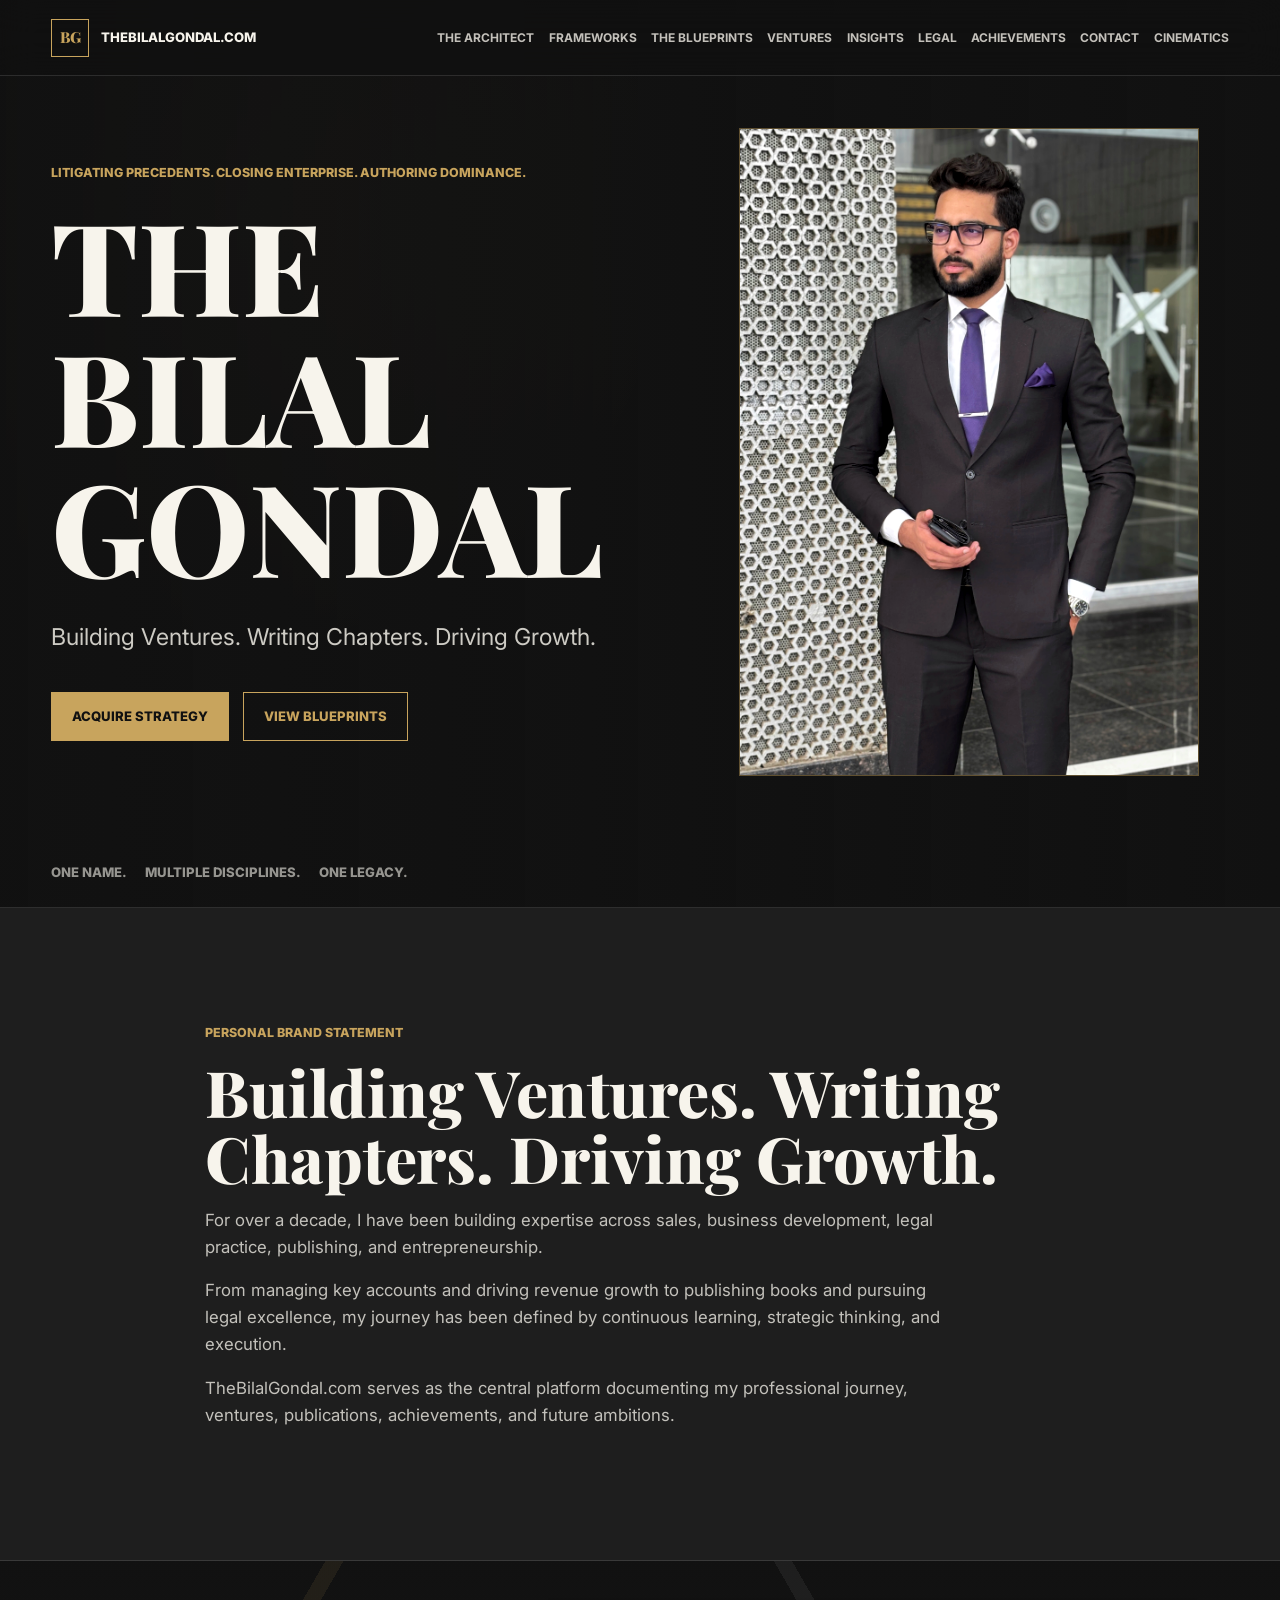
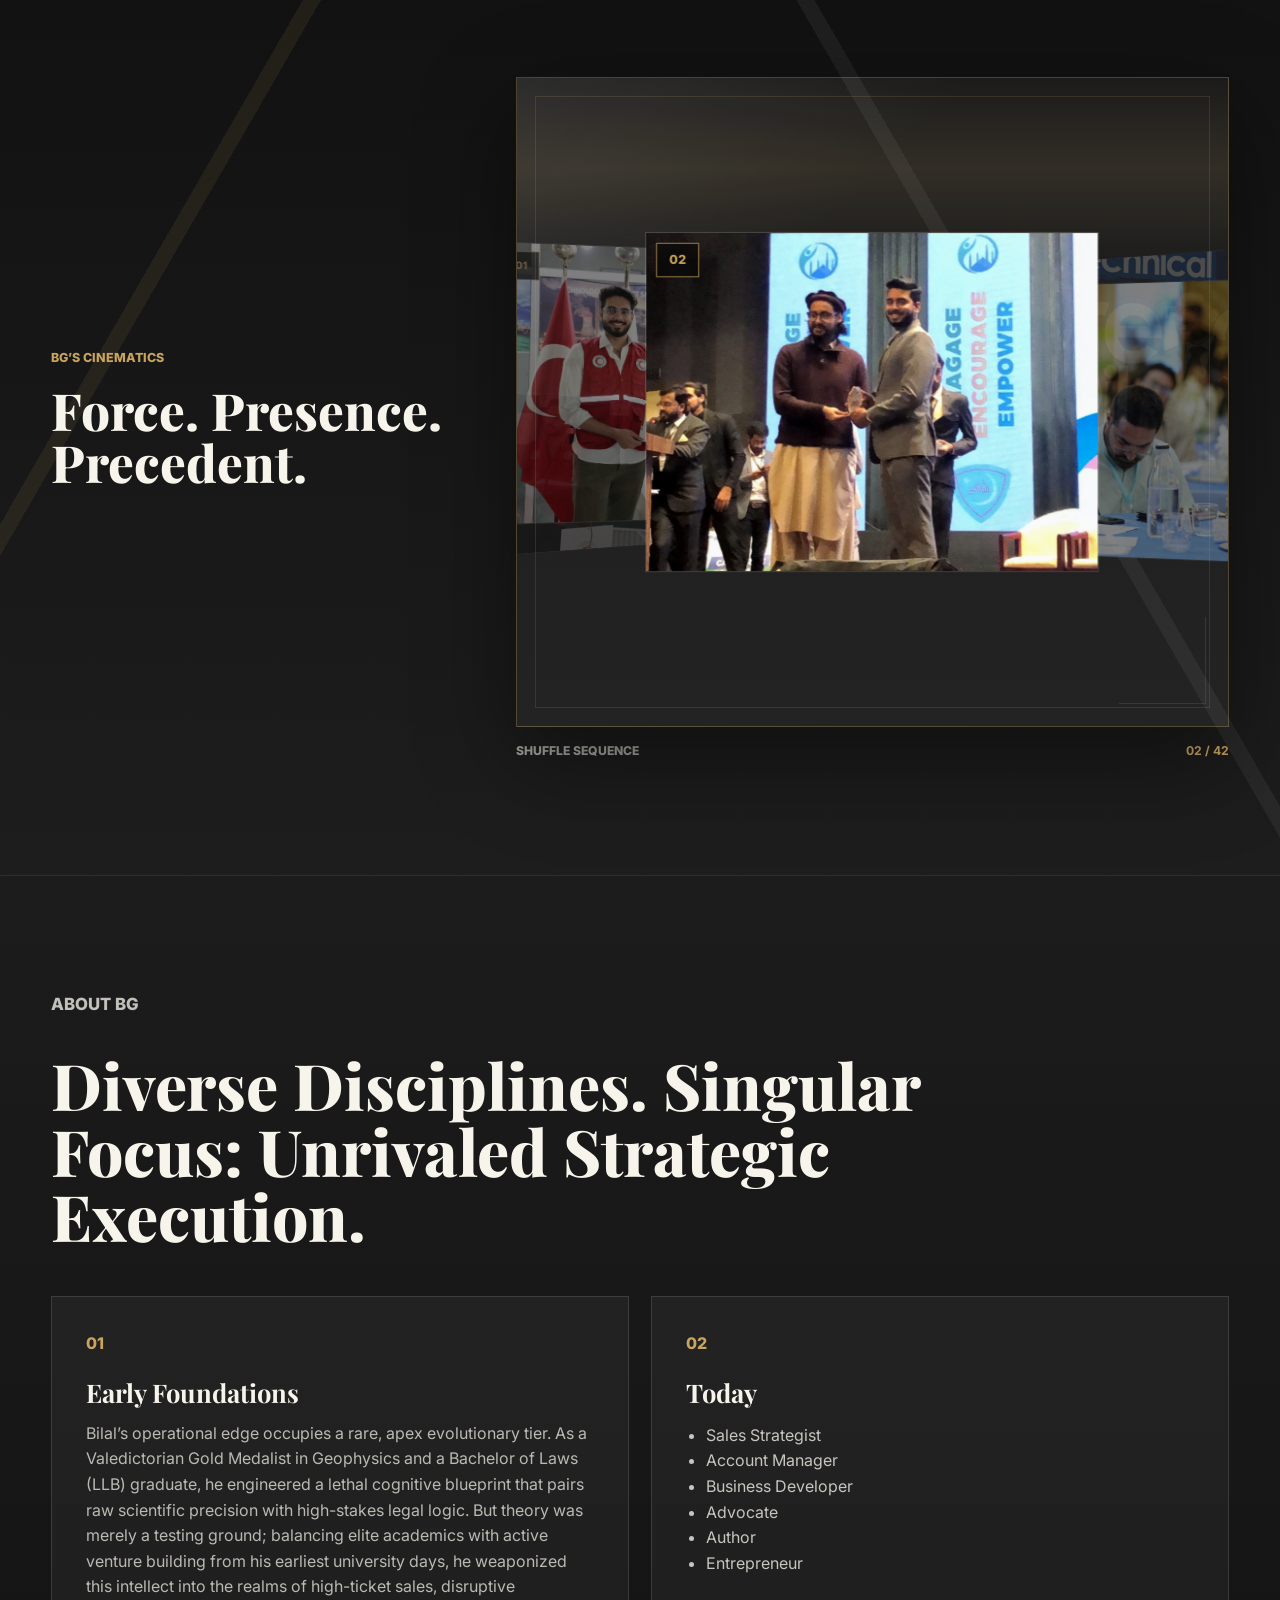
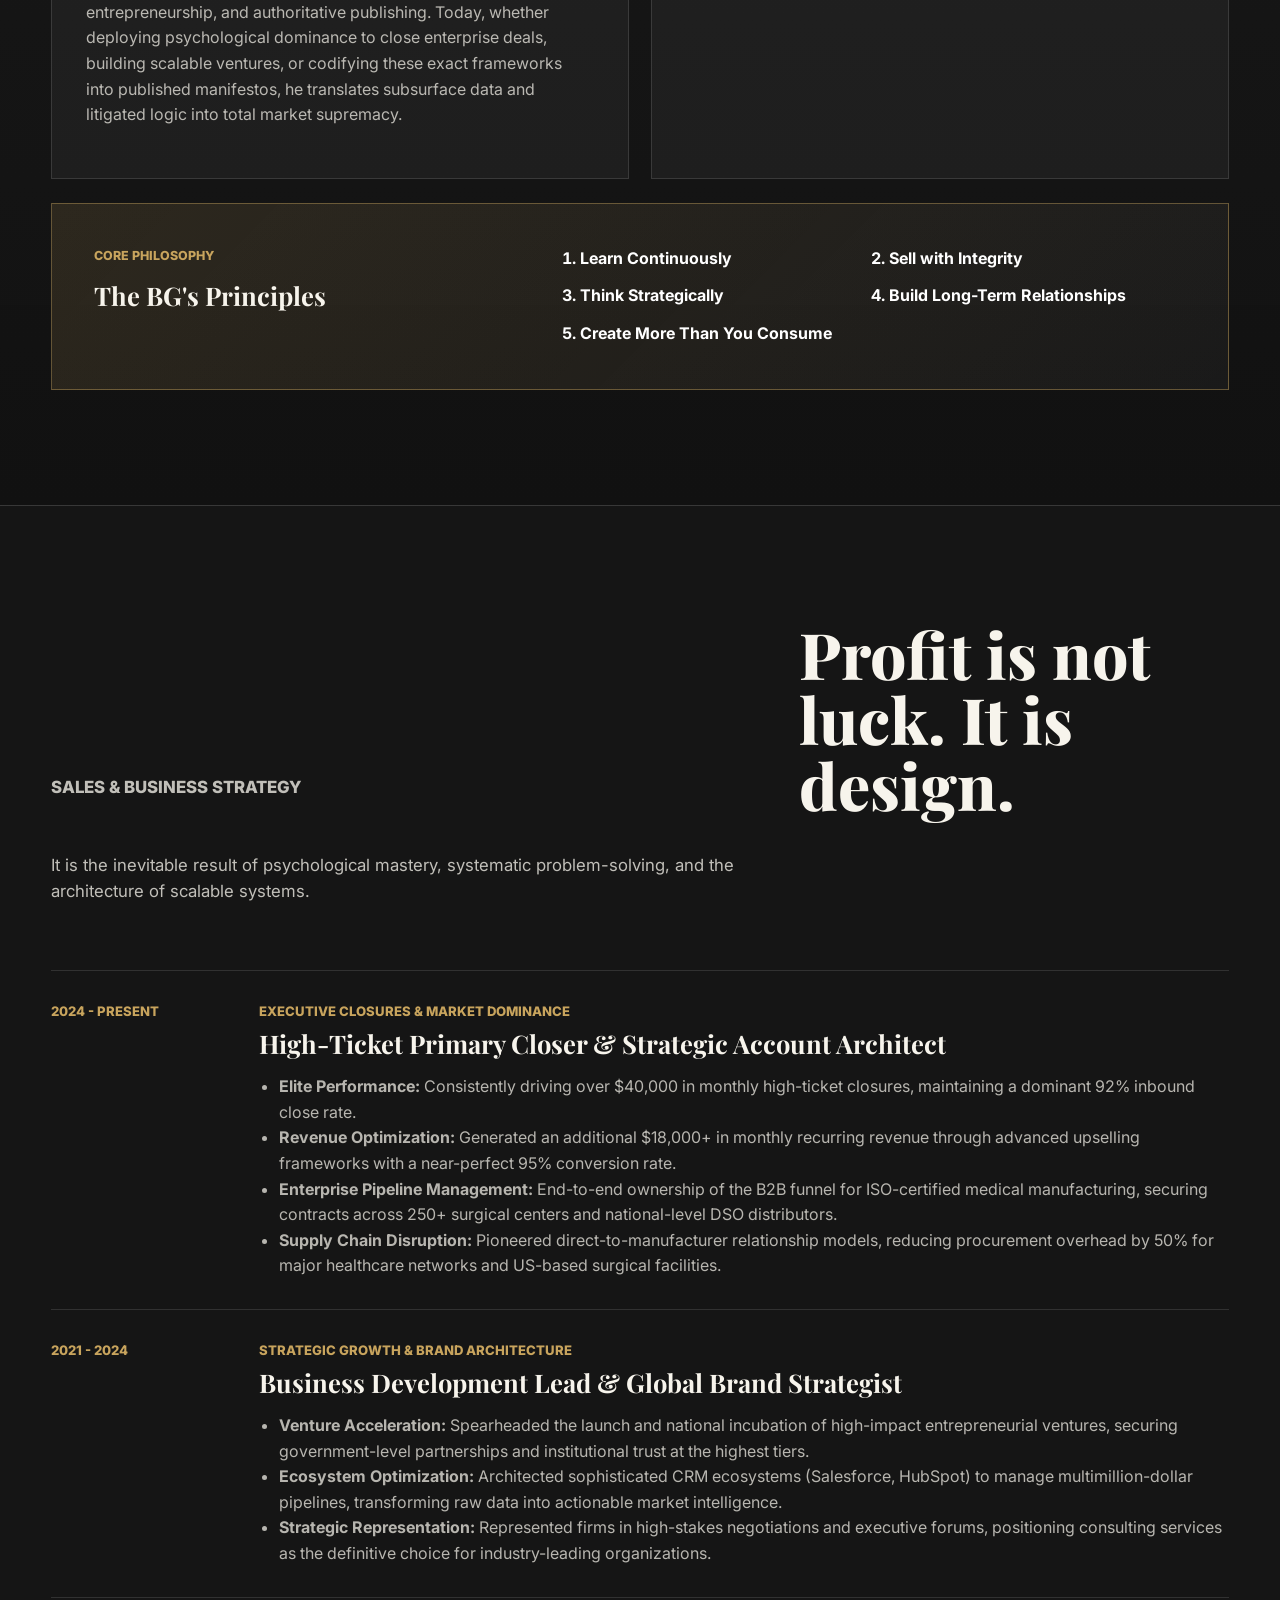
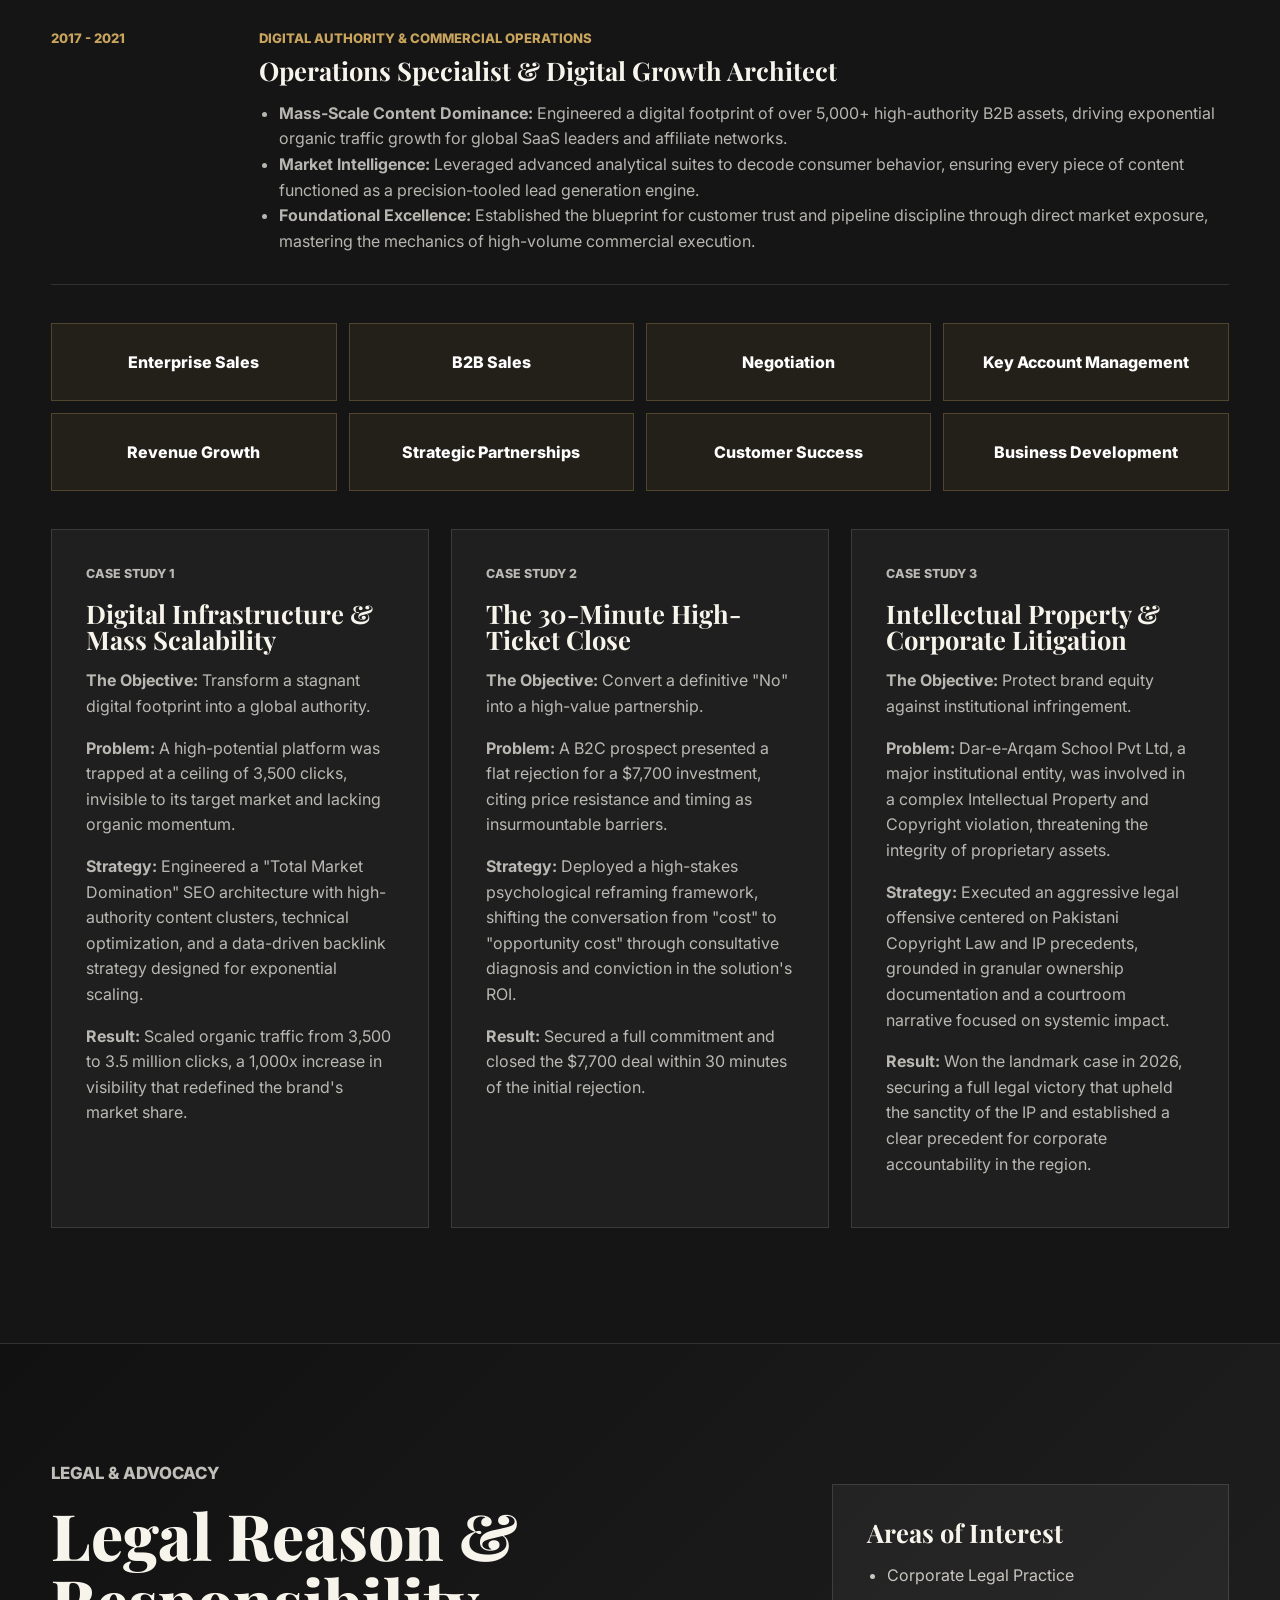
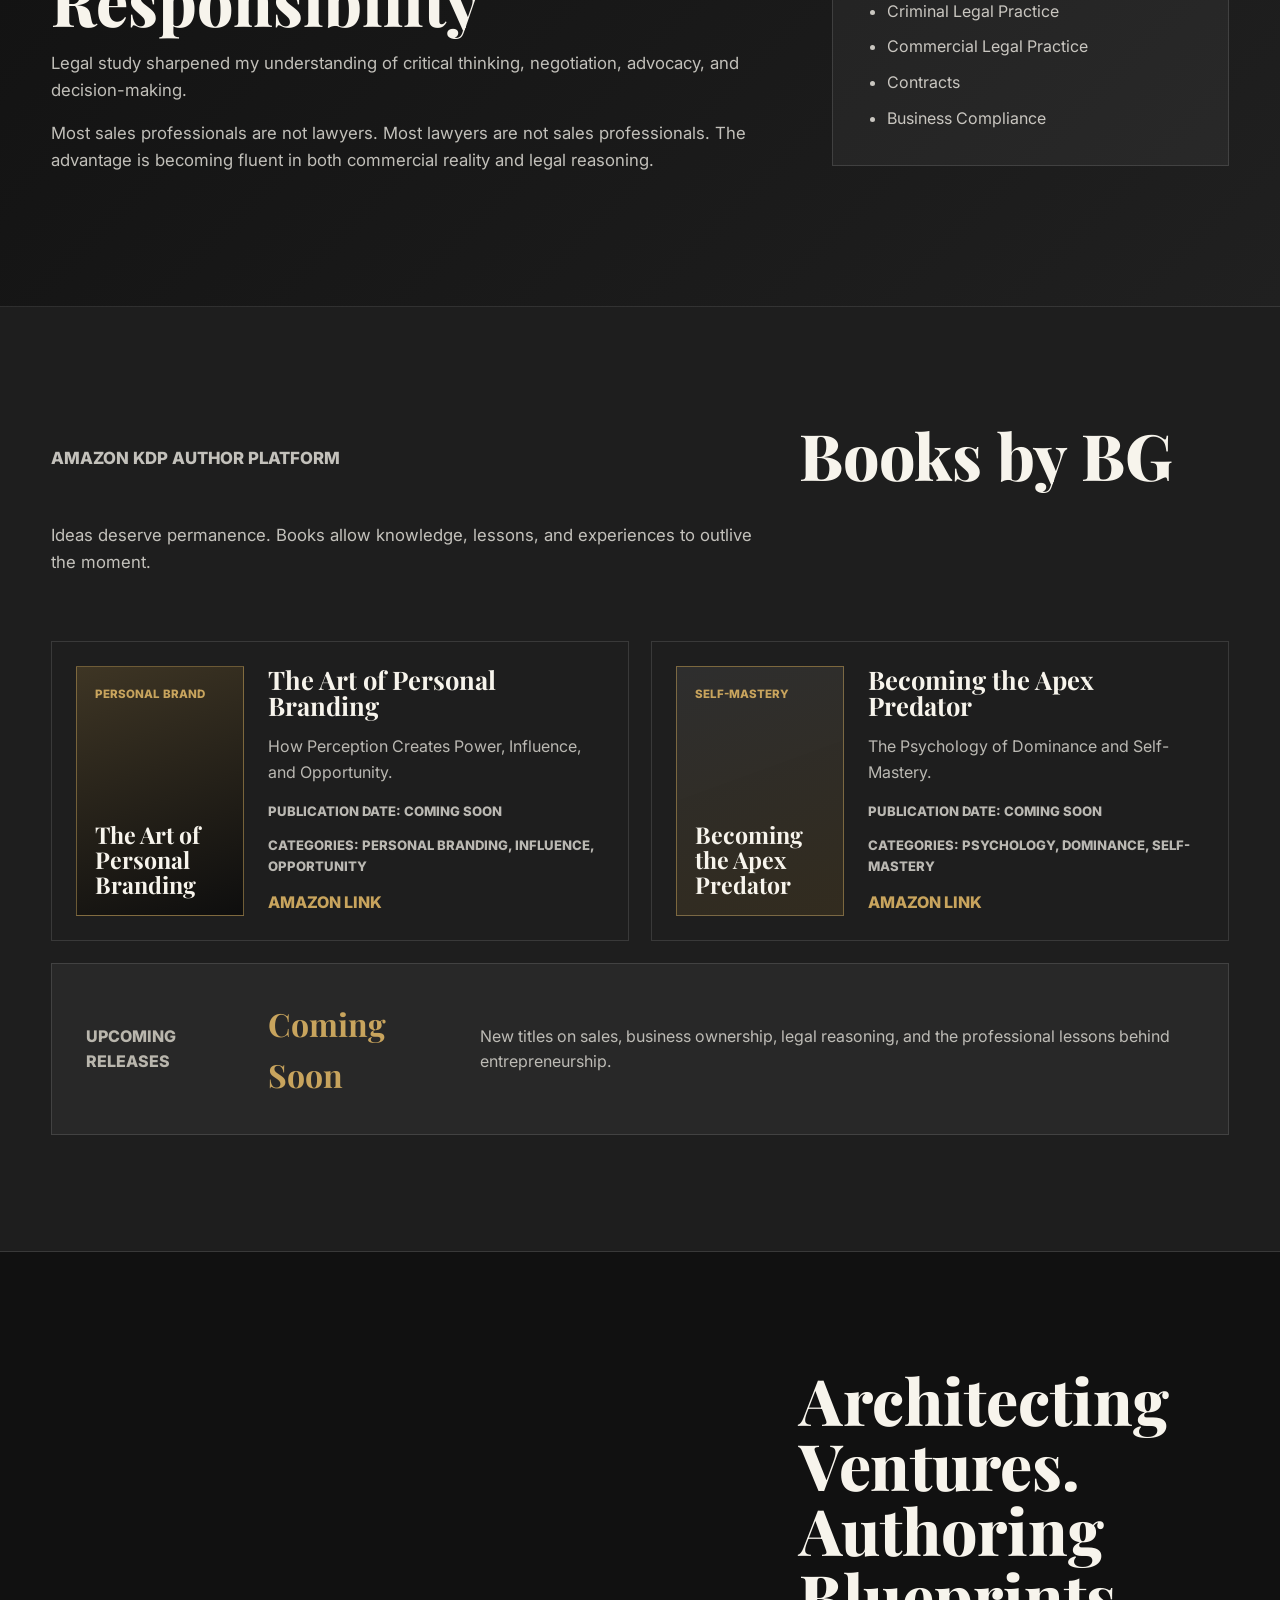
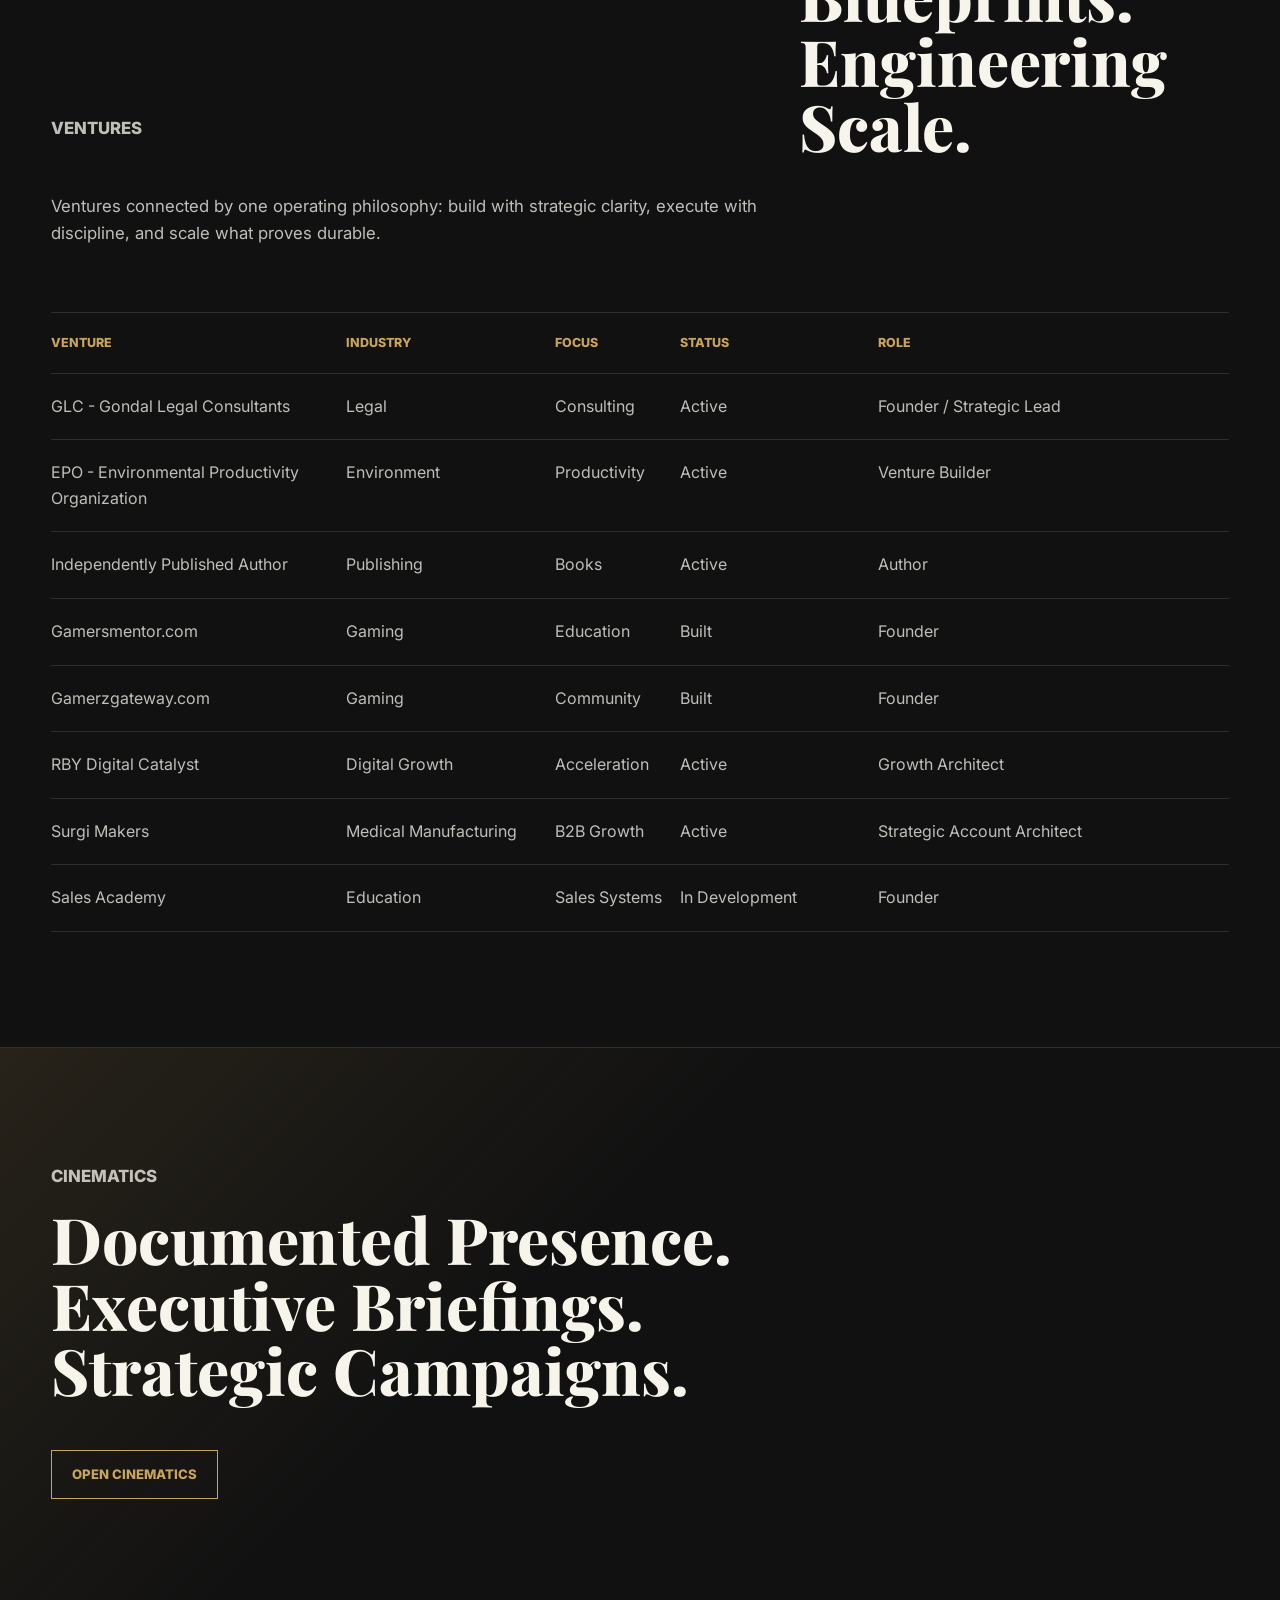
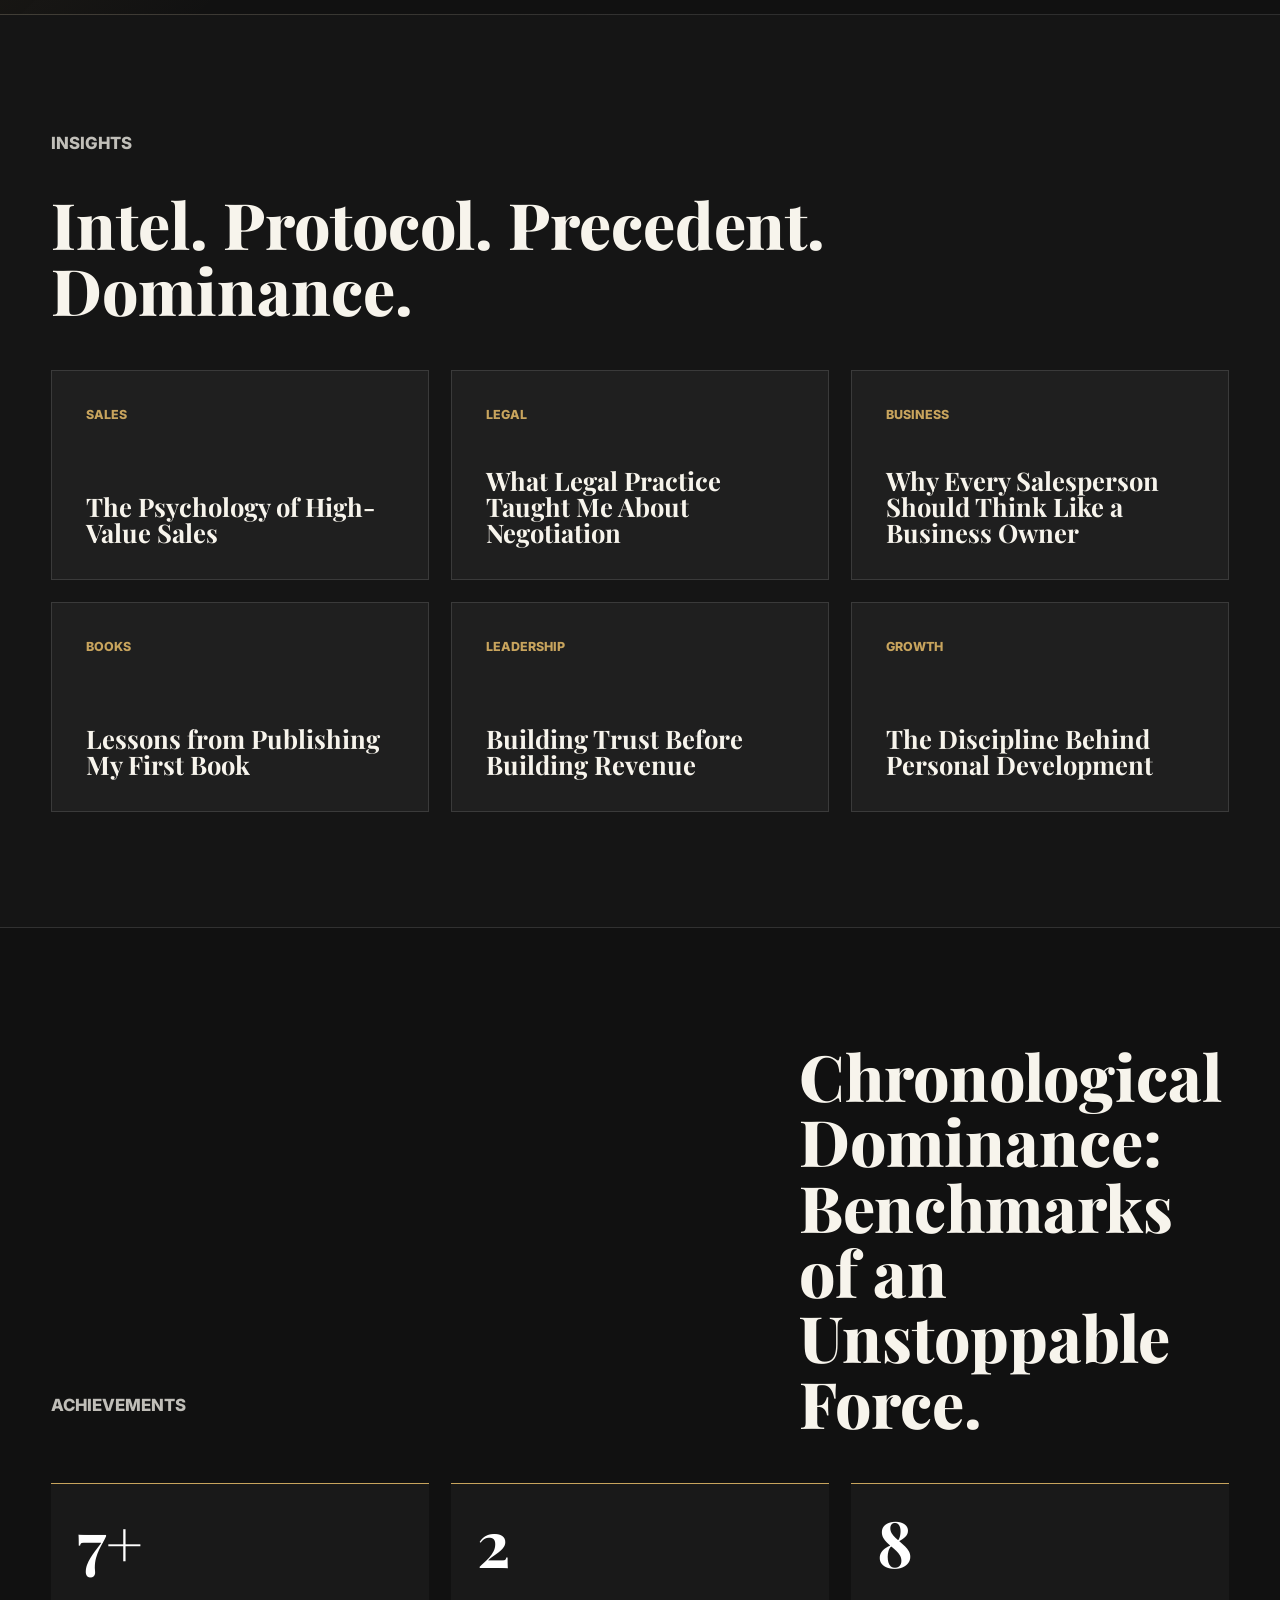
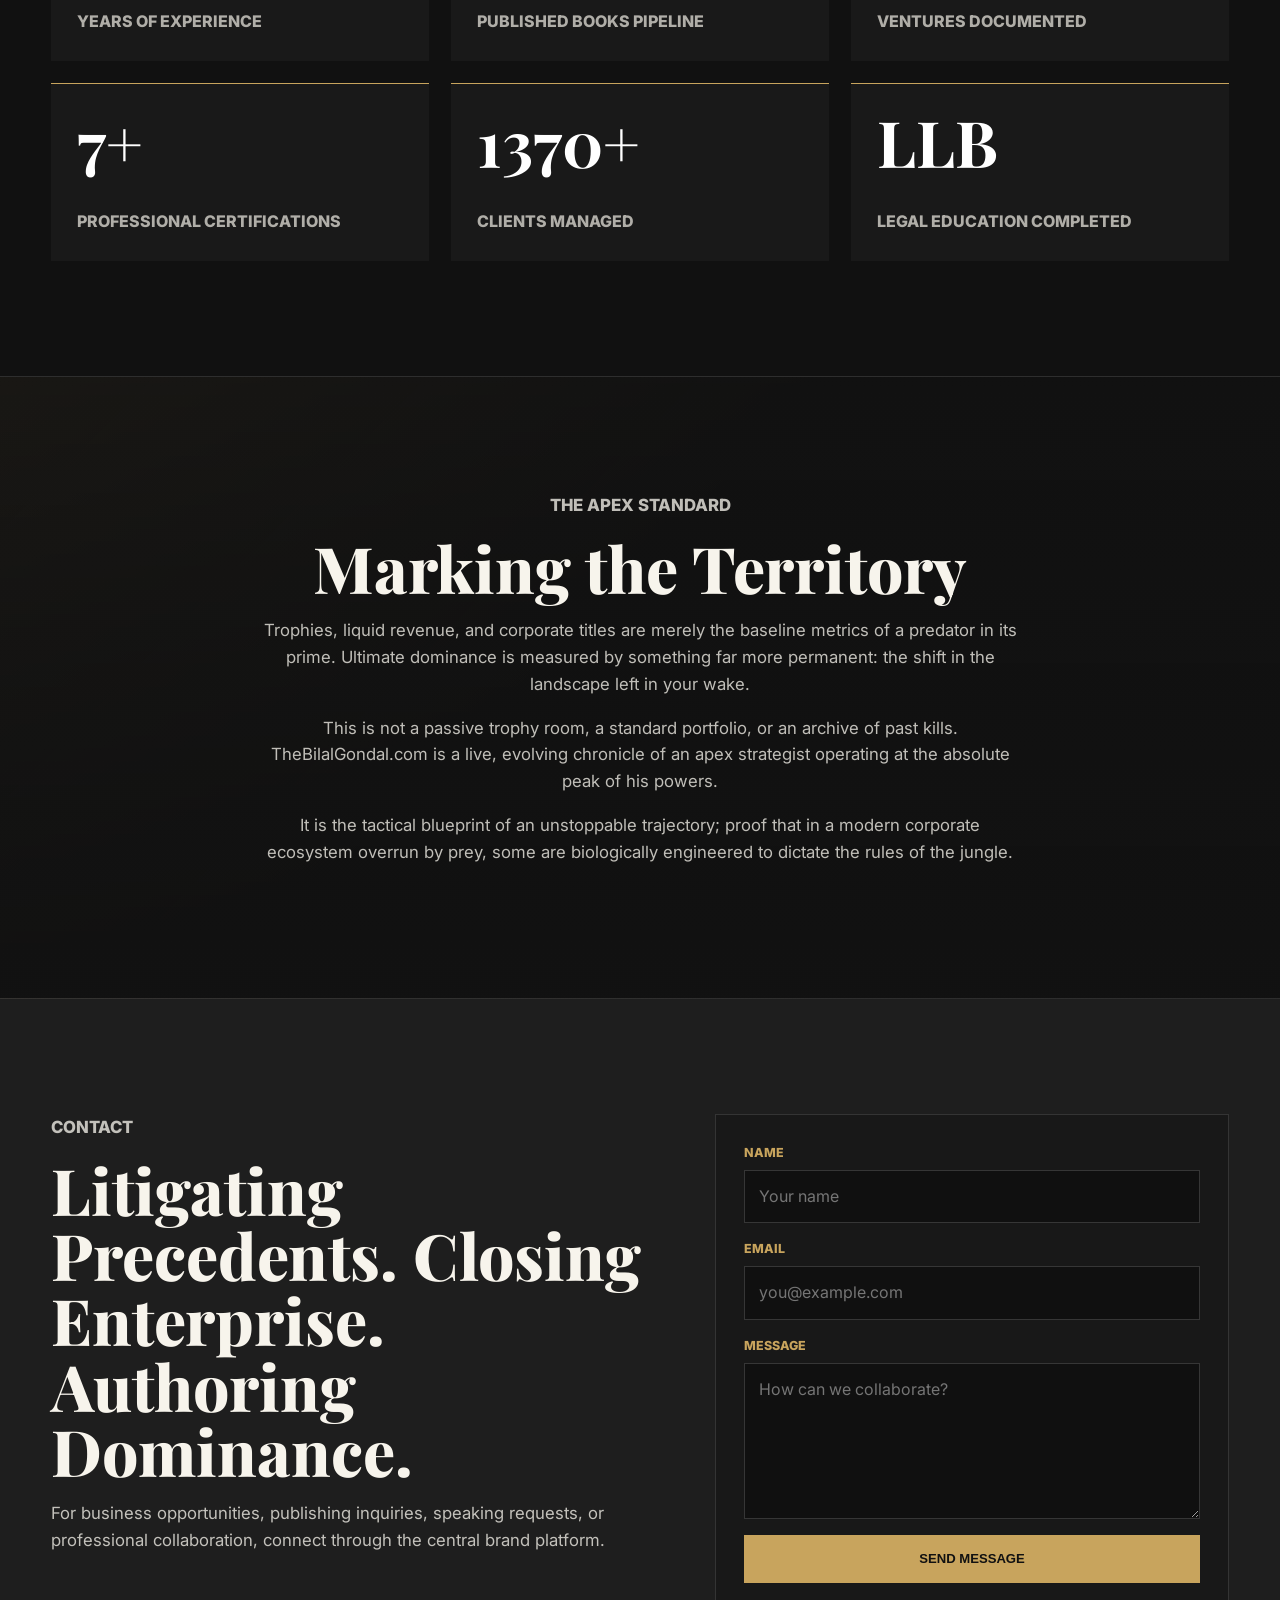
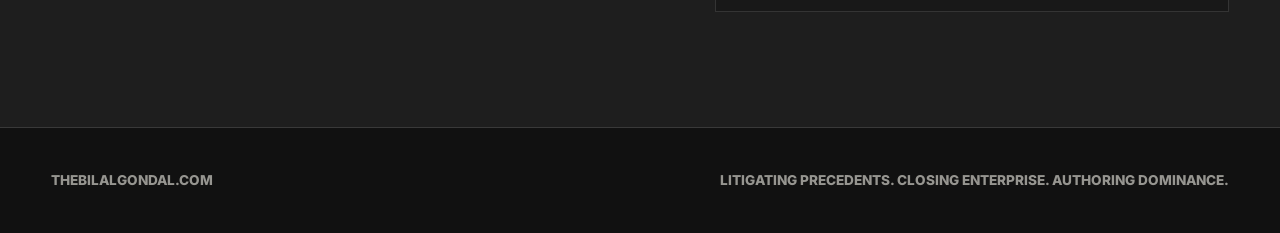
<file: index.html>
<!DOCTYPE html>
<html lang="en">
<head>
  <meta charset="UTF-8">
  <meta name="viewport" content="width=device-width, initial-scale=1.0">
  <meta name="description" content="The Bilal Gondal: Litigating Precedents. Closing Enterprise. Authoring Dominance.">
  <title>The Bilal Gondal</title>
  <link rel="preconnect" href="https://fonts.googleapis.com">
  <link rel="preconnect" href="https://fonts.gstatic.com" crossorigin>
  <link href="https://fonts.googleapis.com/css2?family=Inter:wght@400;500;600;700;800&family=Playfair+Display:wght@600;700;800&display=swap" rel="stylesheet">
  <link rel="stylesheet" href="styles.css?v=4">
</head>
<body>
  <header class="site-header">
    <a class="brand" href="#home" aria-label="The Bilal Gondal home">
      <span class="brand-mark">BG</span>
      <span>TheBilalGondal.com</span>
    </a>
    <button class="nav-toggle" type="button" aria-label="Open navigation" aria-expanded="false">
      <span></span>
      <span></span>
      <span></span>
    </button>
    <nav class="site-nav" aria-label="Primary navigation">
      <a href="#about">THE ARCHITECT</a>
      <a href="#sales">FRAMEWORKS</a>
      <a href="#books">THE BLUEPRINTS</a>
      <a href="#ventures">Ventures</a>
      <a href="#insights">Insights</a>
      <a href="#law">Legal</a>
      <a href="#achievements">Achievements</a>
      <a href="#contact">Contact</a>
      <a href="cinematics.html">Cinematics</a>
    </nav>
  </header>

  <main id="home">
    <section class="hero section-band">
      <div class="hero-copy">
        <p class="eyebrow">Litigating Precedents. Closing Enterprise. Authoring Dominance.</p>
        <h1><span>THE</span><span>BILAL</span><span>GONDAL</span></h1>
        <p class="hero-lede">Building Ventures. Writing Chapters. Driving Growth.</p>
        <div class="hero-actions">
          <a class="btn primary" href="#contact">Acquire Strategy</a>
          <a class="btn secondary" href="#books">View Blueprints</a>
        </div>
      </div>
      <figure class="hero-portrait" aria-label="Premium black-and-white executive portrait">
        <img src="assets/main-photo.jpg?v=3" alt="Executive portrait of Bilal Gondal">
      </figure>
      <div class="hero-signature">
        <span>One Name.</span>
        <span>Multiple Disciplines.</span>
        <span>One Legacy.</span>
      </div>
    </section>

    <section class="statement section-band">
      <div class="section-inner narrow">
        <p class="section-kicker">Personal Brand Statement</p>
        <h2>Building Ventures. Writing Chapters. Driving Growth.</h2>
        <p>For over a decade, I have been building expertise across sales, business development, legal practice, publishing, and entrepreneurship.</p>
        <p>From managing key accounts and driving revenue growth to publishing books and pursuing legal excellence, my journey has been defined by continuous learning, strategic thinking, and execution.</p>
        <p>TheBilalGondal.com serves as the central platform documenting my professional journey, ventures, publications, achievements, and future ambitions.</p>
      </div>
    </section>

    <section class="photo-stream section-band" aria-label="Billa 47 photo stream">
      <div class="section-inner photo-stream-layout">
        <div class="photo-stream-copy">
          <p class="section-kicker">BG&rsquo;s Cinematics</p>
          <h2>Force. Presence. Precedent.</h2>
        </div>
        <div class="photo-slider" data-photo-slider>
          <div class="slider-frame">
            <div class="slider-orbit" data-slider-orbit></div>
            <div class="slider-scanline"></div>
          </div>
          <div class="slider-console">
            <span>Shuffle Sequence</span>
            <strong data-slider-count>00 / 42</strong>
          </div>
        </div>
      </div>
    </section>

    <section id="about" class="section-band split-section">
      <div class="section-inner">
        <div class="section-heading">
          <p class="section-kicker">About BG</p>
          <h2>Diverse Disciplines. Singular Focus: Unrivaled Strategic Execution.</h2>
        </div>
        <div class="bio-grid">
          <article>
            <span class="article-number">01</span>
            <h3>Early Foundations</h3>
            <p>Bilal&rsquo;s operational edge occupies a rare, apex evolutionary tier. As a Valedictorian Gold Medalist in Geophysics and a Bachelor of Laws (LLB) graduate, he engineered a lethal cognitive blueprint that pairs raw scientific precision with high-stakes legal logic. But theory was merely a testing ground; balancing elite academics with active venture building from his earliest university days, he weaponized this intellect into the realms of high-ticket sales, disruptive entrepreneurship, and authoritative publishing. Today, whether deploying psychological dominance to close enterprise deals, building scalable ventures, or codifying these exact frameworks into published manifestos, he translates subsurface data and litigated logic into total market supremacy.</p>
          </article>
          <article>
            <span class="article-number">02</span>
            <h3>Today</h3>
            <ul class="role-list">
              <li>Sales Strategist</li>
              <li>Account Manager</li>
              <li>Business Developer</li>
              <li>Advocate</li>
              <li>Author</li>
              <li>Entrepreneur</li>
            </ul>
          </article>
        </div>
        <div class="principles">
          <div>
            <p class="section-kicker">Core Philosophy</p>
            <h3>The BG's Principles</h3>
          </div>
          <ol>
            <li>Learn Continuously</li>
            <li>Sell with Integrity</li>
            <li>Think Strategically</li>
            <li>Build Long-Term Relationships</li>
            <li>Create More Than You Consume</li>
          </ol>
        </div>
      </div>
    </section>

    <section id="sales" class="section-band sales-section">
      <div class="section-inner">
        <div class="section-heading wide">
          <p class="section-kicker">Sales &amp; Business Strategy</p>
          <h2>Profit is not luck. It is design.</h2>
          <p>It is the inevitable result of psychological mastery, systematic problem-solving, and the architecture of scalable systems.</p>
        </div>
        <div class="timeline">
          <article>
            <time>2024 - Present</time>
            <div>
              <p class="company">Executive Closures &amp; Market Dominance</p>
              <h3>High-Ticket Primary Closer &amp; Strategic Account Architect</h3>
              <ul>
                <li><strong>Elite Performance:</strong> Consistently driving over $40,000 in monthly high-ticket closures, maintaining a dominant 92% inbound close rate.</li>
                <li><strong>Revenue Optimization:</strong> Generated an additional $18,000+ in monthly recurring revenue through advanced upselling frameworks with a near-perfect 95% conversion rate.</li>
                <li><strong>Enterprise Pipeline Management:</strong> End-to-end ownership of the B2B funnel for ISO-certified medical manufacturing, securing contracts across 250+ surgical centers and national-level DSO distributors.</li>
                <li><strong>Supply Chain Disruption:</strong> Pioneered direct-to-manufacturer relationship models, reducing procurement overhead by 50% for major healthcare networks and US-based surgical facilities.</li>
              </ul>
            </div>
          </article>
          <article>
            <time>2021 - 2024</time>
            <div>
              <p class="company">Strategic Growth &amp; Brand Architecture</p>
              <h3>Business Development Lead &amp; Global Brand Strategist</h3>
              <ul>
                <li><strong>Venture Acceleration:</strong> Spearheaded the launch and national incubation of high-impact entrepreneurial ventures, securing government-level partnerships and institutional trust at the highest tiers.</li>
                <li><strong>Ecosystem Optimization:</strong> Architected sophisticated CRM ecosystems (Salesforce, HubSpot) to manage multimillion-dollar pipelines, transforming raw data into actionable market intelligence.</li>
                <li><strong>Strategic Representation:</strong> Represented firms in high-stakes negotiations and executive forums, positioning consulting services as the definitive choice for industry-leading organizations.</li>
              </ul>
            </div>
          </article>
          <article>
            <time>2017 - 2021</time>
            <div>
              <p class="company">Digital Authority &amp; Commercial Operations</p>
              <h3>Operations Specialist &amp; Digital Growth Architect</h3>
              <ul>
                <li><strong>Mass-Scale Content Dominance:</strong> Engineered a digital footprint of over 5,000+ high-authority B2B assets, driving exponential organic traffic growth for global SaaS leaders and affiliate networks.</li>
                <li><strong>Market Intelligence:</strong> Leveraged advanced analytical suites to decode consumer behavior, ensuring every piece of content functioned as a precision-tooled lead generation engine.</li>
                <li><strong>Foundational Excellence:</strong> Established the blueprint for customer trust and pipeline discipline through direct market exposure, mastering the mechanics of high-volume commercial execution.</li>
              </ul>
            </div>
          </article>
        </div>
        <div class="expertise-grid">
          <span>Enterprise Sales</span>
          <span>B2B Sales</span>
          <span>Negotiation</span>
          <span>Key Account Management</span>
          <span>Revenue Growth</span>
          <span>Strategic Partnerships</span>
          <span>Customer Success</span>
          <span>Business Development</span>
        </div>
        <div class="case-grid">
          <article>
            <p class="section-kicker">Case Study 1</p>
            <h3>Digital Infrastructure &amp; Mass Scalability</h3>
            <p><strong>The Objective:</strong> Transform a stagnant digital footprint into a global authority.</p>
            <p><strong>Problem:</strong> A high-potential platform was trapped at a ceiling of 3,500 clicks, invisible to its target market and lacking organic momentum.</p>
            <p><strong>Strategy:</strong> Engineered a "Total Market Domination" SEO architecture with high-authority content clusters, technical optimization, and a data-driven backlink strategy designed for exponential scaling.</p>
            <p><strong>Result:</strong> Scaled organic traffic from 3,500 to 3.5 million clicks, a 1,000x increase in visibility that redefined the brand's market share.</p>
          </article>
          <article>
            <p class="section-kicker">Case Study 2</p>
            <h3>The 30-Minute High-Ticket Close</h3>
            <p><strong>The Objective:</strong> Convert a definitive "No" into a high-value partnership.</p>
            <p><strong>Problem:</strong> A B2C prospect presented a flat rejection for a $7,700 investment, citing price resistance and timing as insurmountable barriers.</p>
            <p><strong>Strategy:</strong> Deployed a high-stakes psychological reframing framework, shifting the conversation from "cost" to "opportunity cost" through consultative diagnosis and conviction in the solution's ROI.</p>
            <p><strong>Result:</strong> Secured a full commitment and closed the $7,700 deal within 30 minutes of the initial rejection.</p>
          </article>
          <article>
            <p class="section-kicker">Case Study 3</p>
            <h3>Intellectual Property &amp; Corporate Litigation</h3>
            <p><strong>The Objective:</strong> Protect brand equity against institutional infringement.</p>
            <p><strong>Problem:</strong> Dar-e-Arqam School Pvt Ltd, a major institutional entity, was involved in a complex Intellectual Property and Copyright violation, threatening the integrity of proprietary assets.</p>
            <p><strong>Strategy:</strong> Executed an aggressive legal offensive centered on Pakistani Copyright Law and IP precedents, grounded in granular ownership documentation and a courtroom narrative focused on systemic impact.</p>
            <p><strong>Result:</strong> Won the landmark case in 2026, securing a full legal victory that upheld the sanctity of the IP and established a clear precedent for corporate accountability in the region.</p>
          </article>
        </div>
      </div>
    </section>

    <section id="law" class="section-band law-section">
      <div class="section-inner law-layout">
        <div>
          <p class="section-kicker">Legal &amp; Advocacy</p>
          <h2>Legal Reason &amp; Responsibility</h2>
          <p>Legal study sharpened my understanding of critical thinking, negotiation, advocacy, and decision-making.</p>
          <p>Most sales professionals are not lawyers. Most lawyers are not sales professionals. The advantage is becoming fluent in both commercial reality and legal reasoning.</p>
        </div>
        <div class="law-panel">
          <h3>Areas of Interest</h3>
          <ul>
            <li>Corporate Legal Practice</li>
            <li>Criminal Legal Practice</li>
            <li>Commercial Legal Practice</li>
            <li>Contracts</li>
            <li>Business Compliance</li>
          </ul>
        </div>
      </div>
    </section>

    <section id="books" class="section-band books-section">
      <div class="section-inner">
        <div class="section-heading wide">
          <p class="section-kicker">Amazon KDP Author Platform</p>
          <h2>Books by BG</h2>
          <p>Ideas deserve permanence. Books allow knowledge, lessons, and experiences to outlive the moment.</p>
        </div>
        <div class="books-grid">
          <article class="book">
            <div class="book-cover"><span>Personal Brand</span><strong>The Art of Personal Branding</strong></div>
            <div>
              <h3>The Art of Personal Branding</h3>
              <p>How Perception Creates Power, Influence, and Opportunity.</p>
              <p class="meta">Publication Date: Coming Soon</p>
              <p class="meta">Categories: Personal Branding, Influence, Opportunity</p>
              <a href="https://www.amazon.com/" target="_blank" rel="noreferrer">Amazon Link</a>
            </div>
          </article>
          <article class="book">
            <div class="book-cover alternate"><span>Self-Mastery</span><strong>Becoming the Apex Predator</strong></div>
            <div>
              <h3>Becoming the Apex Predator</h3>
              <p>The Psychology of Dominance and Self-Mastery.</p>
              <p class="meta">Publication Date: Coming Soon</p>
              <p class="meta">Categories: Psychology, Dominance, Self-Mastery</p>
              <a href="https://www.amazon.com/" target="_blank" rel="noreferrer">Amazon Link</a>
            </div>
          </article>
        </div>
        <div class="coming-soon">
          <span>Upcoming Releases</span>
          <strong>Coming Soon</strong>
          <p>New titles on sales, business ownership, legal reasoning, and the professional lessons behind entrepreneurship.</p>
        </div>
      </div>
    </section>

    <section id="ventures" class="section-band">
      <div class="section-inner">
        <div class="section-heading wide">
          <p class="section-kicker">Ventures</p>
          <h2>Architecting Ventures. Authoring Blueprints. Engineering Scale.</h2>
          <p>Ventures connected by one operating philosophy: build with strategic clarity, execute with discipline, and scale what proves durable.</p>
        </div>
        <div class="venture-table" role="table" aria-label="Ventures timeline">
          <div role="row" class="table-head">
            <span>Venture</span><span>Industry</span><span>Focus</span><span>Status</span><span>Role</span>
          </div>
          <div role="row">
            <span>GLC - Gondal Legal Consultants</span><span>Legal</span><span>Consulting</span><span>Active</span><span>Founder / Strategic Lead</span>
          </div>
          <div role="row">
            <span>EPO - Environmental Productivity Organization</span><span>Environment</span><span>Productivity</span><span>Active</span><span>Venture Builder</span>
          </div>
          <div role="row">
            <span>Independently Published Author</span><span>Publishing</span><span>Books</span><span>Active</span><span>Author</span>
          </div>
          <div role="row">
            <span>Gamersmentor.com</span><span>Gaming</span><span>Education</span><span>Built</span><span>Founder</span>
          </div>
          <div role="row">
            <span>Gamerzgateway.com</span><span>Gaming</span><span>Community</span><span>Built</span><span>Founder</span>
          </div>
          <div role="row">
            <span>RBY Digital Catalyst</span><span>Digital Growth</span><span>Acceleration</span><span>Active</span><span>Growth Architect</span>
          </div>
          <div role="row">
            <span>Surgi Makers</span><span>Medical Manufacturing</span><span>B2B Growth</span><span>Active</span><span>Strategic Account Architect</span>
          </div>
          <div role="row">
            <span>Sales Academy</span><span>Education</span><span>Sales Systems</span><span>In Development</span><span>Founder</span>
          </div>
        </div>
      </div>
    </section>

    <section id="cinematics" class="section-band cinematics-section">
      <div class="section-inner section-heading wide">
        <div>
          <p class="section-kicker">Cinematics</p>
          <h2>Documented Presence. Executive Briefings. Strategic Campaigns.</h2>
        </div>
      </div>
      <div class="section-inner">
        <a class="btn secondary" href="cinematics.html">Open Cinematics</a>
      </div>
    </section>

    <section id="insights" class="section-band insights-section">
      <div class="section-inner">
        <div class="section-heading">
          <p class="section-kicker">Insights</p>
          <h2>Intel. Protocol. Precedent. Dominance.</h2>
        </div>
        <div class="insight-grid">
          <article><span>Sales</span><h3>The Psychology of High-Value Sales</h3></article>
          <article><span>Legal</span><h3>What Legal Practice Taught Me About Negotiation</h3></article>
          <article><span>Business</span><h3>Why Every Salesperson Should Think Like a Business Owner</h3></article>
          <article><span>Books</span><h3>Lessons from Publishing My First Book</h3></article>
          <article><span>Leadership</span><h3>Building Trust Before Building Revenue</h3></article>
          <article><span>Growth</span><h3>The Discipline Behind Personal Development</h3></article>
        </div>
      </div>
    </section>

    <section id="achievements" class="section-band achievements-section">
      <div class="section-inner">
        <div class="section-heading wide">
          <p class="section-kicker">Achievements</p>
          <h2>Chronological Dominance: Benchmarks of an Unstoppable Force.</h2>
        </div>
        <div class="metrics-grid">
          <div><strong data-count="7">7+</strong><span>Years of Experience</span></div>
          <div><strong data-count="2">2</strong><span>Published Books Pipeline</span></div>
          <div><strong data-count="8">8</strong><span>Ventures Documented</span></div>
          <div><strong data-count="7">7+</strong><span>Professional Certifications</span></div>
          <div><strong data-count="1370">1370+</strong><span>Clients Managed</span></div>
          <div><strong data-count="1">LLB</strong><span>Legal Education Completed</span></div>
        </div>
      </div>
    </section>

    <section id="legacy" class="section-band legacy-section">
      <div class="section-inner narrow">
        <p class="section-kicker">The Apex Standard</p>
        <h2>Marking the Territory</h2>
        <p>Trophies, liquid revenue, and corporate titles are merely the baseline metrics of a predator in its prime. Ultimate dominance is measured by something far more permanent: the shift in the landscape left in your wake.</p>
        <p>This is not a passive trophy room, a standard portfolio, or an archive of past kills. TheBilalGondal.com is a live, evolving chronicle of an apex strategist operating at the absolute peak of his powers.</p>
        <p>It is the tactical blueprint of an unstoppable trajectory; proof that in a modern corporate ecosystem overrun by prey, some are biologically engineered to dictate the rules of the jungle.</p>
      </div>
    </section>

    <section id="contact" class="section-band contact-section">
      <div class="section-inner contact-layout">
        <div>
          <p class="section-kicker">Contact</p>
          <h2>Litigating Precedents. Closing Enterprise. Authoring Dominance.</h2>
          <p>For business opportunities, publishing inquiries, speaking requests, or professional collaboration, connect through the central brand platform.</p>
        </div>
        <form class="contact-form">
          <label>
            <span>Name</span>
            <input type="text" name="name" placeholder="Your name">
          </label>
          <label>
            <span>Email</span>
            <input type="email" name="email" placeholder="you@example.com">
          </label>
          <label>
            <span>Message</span>
            <textarea name="message" rows="5" placeholder="How can we collaborate?"></textarea>
          </label>
          <button class="btn primary" type="submit">Send Message</button>
        </form>
      </div>
    </section>
  </main>

  <footer class="site-footer">
    <p>TheBilalGondal.com</p>
    <p>Litigating Precedents. Closing Enterprise. Authoring Dominance.</p>
  </footer>

  <script src="script.js"></script>
</body>
</html>
</file>
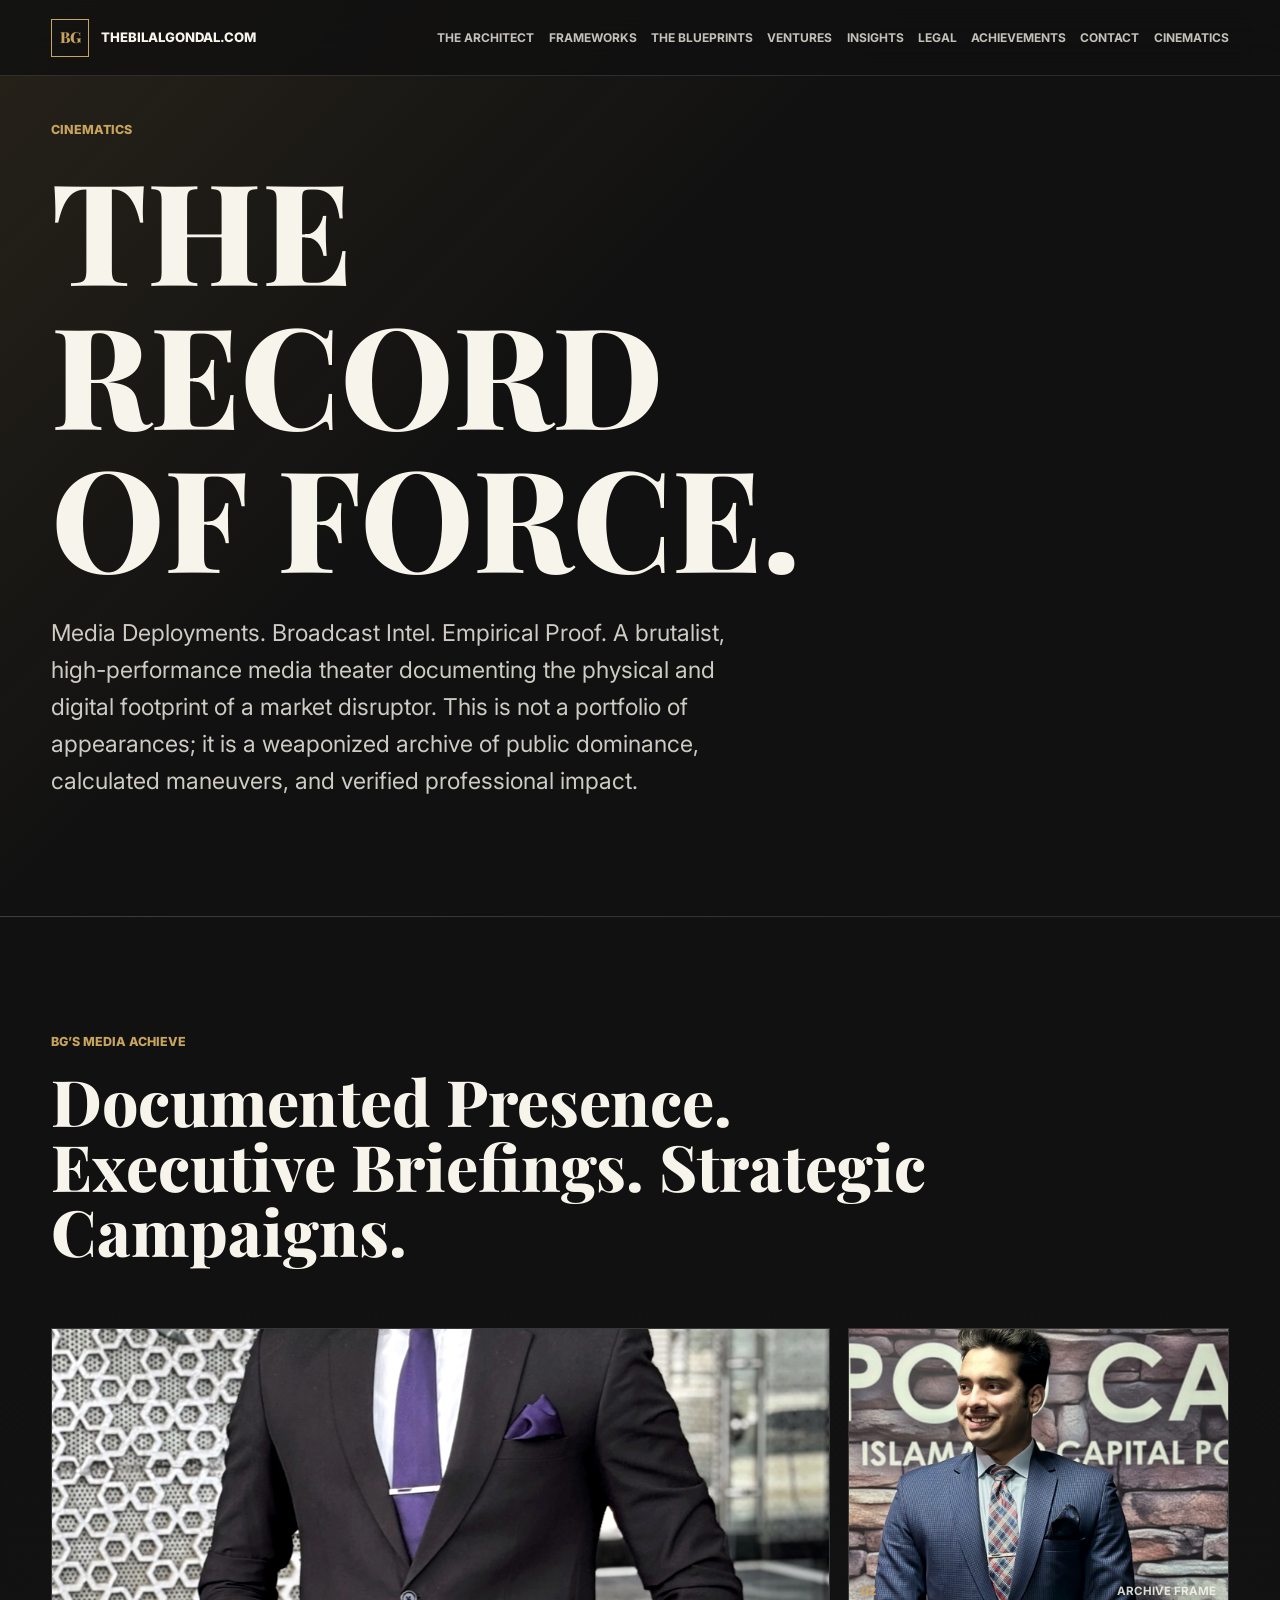
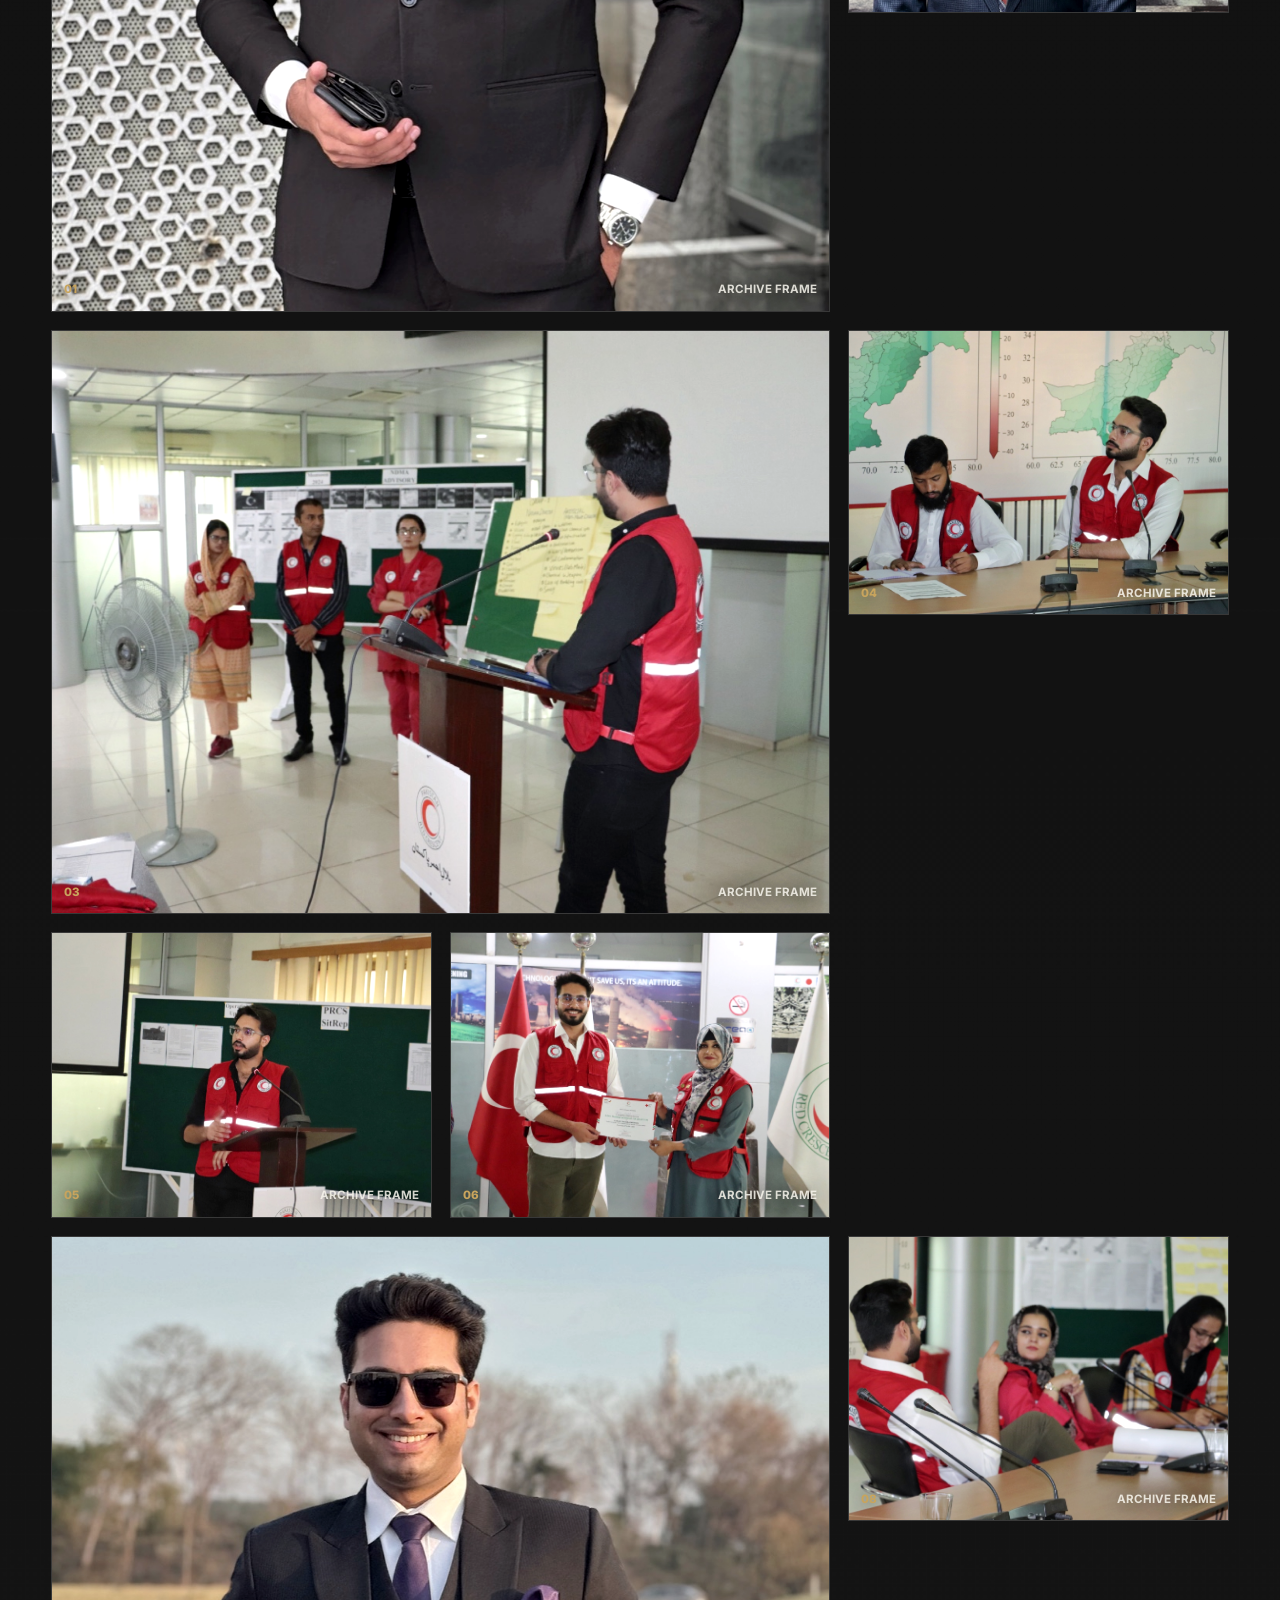
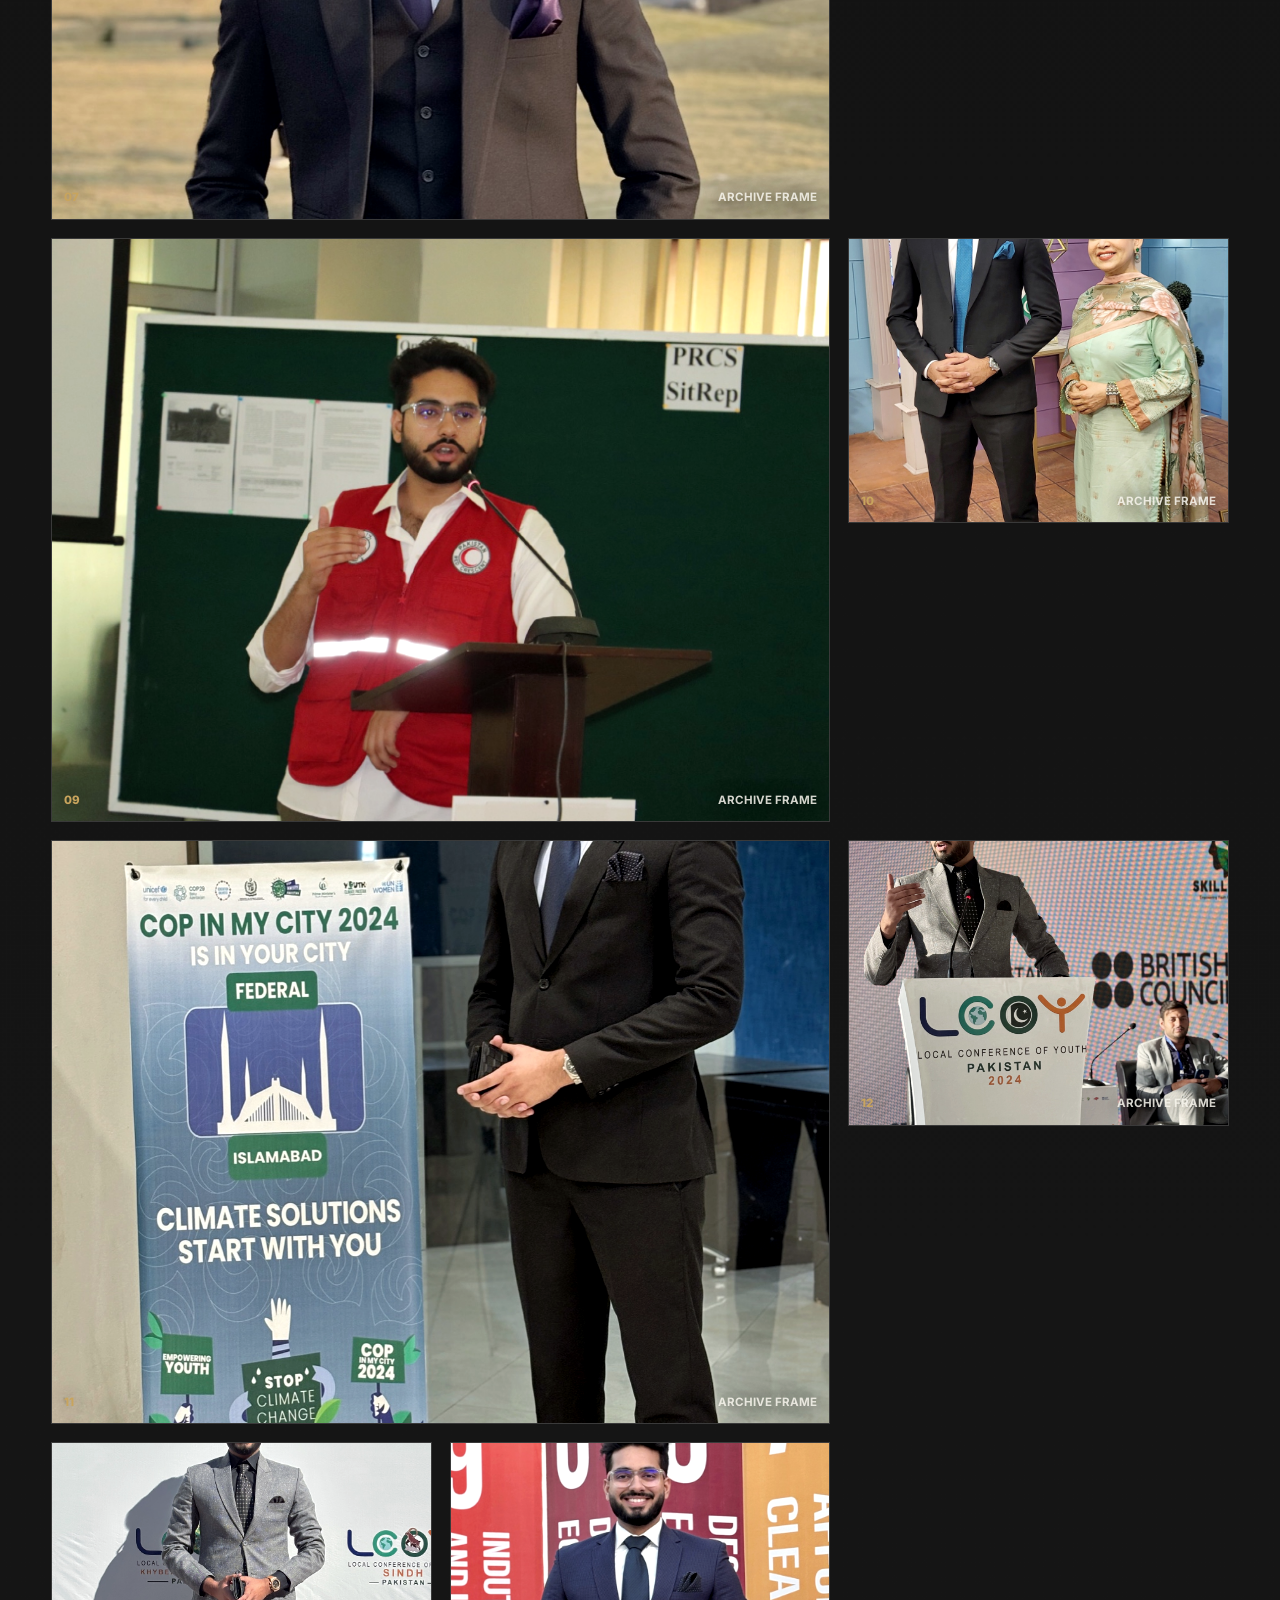
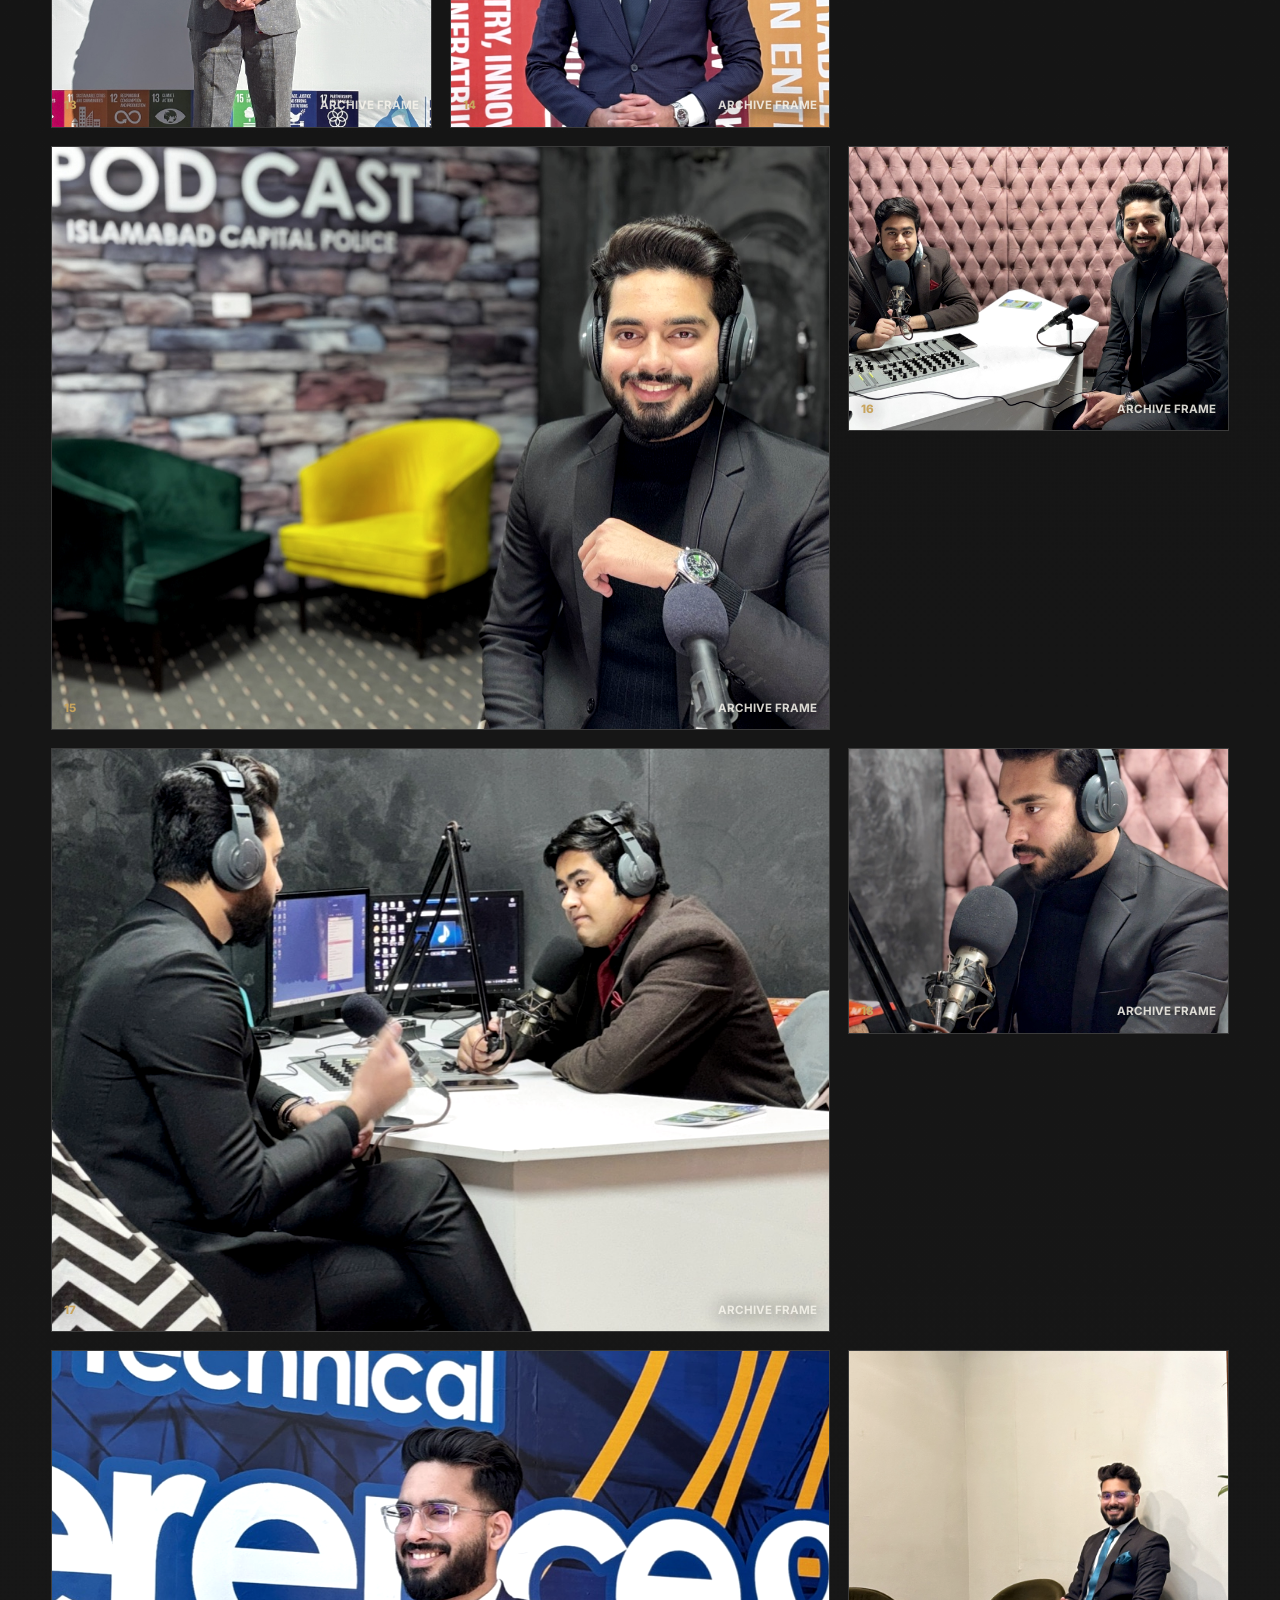
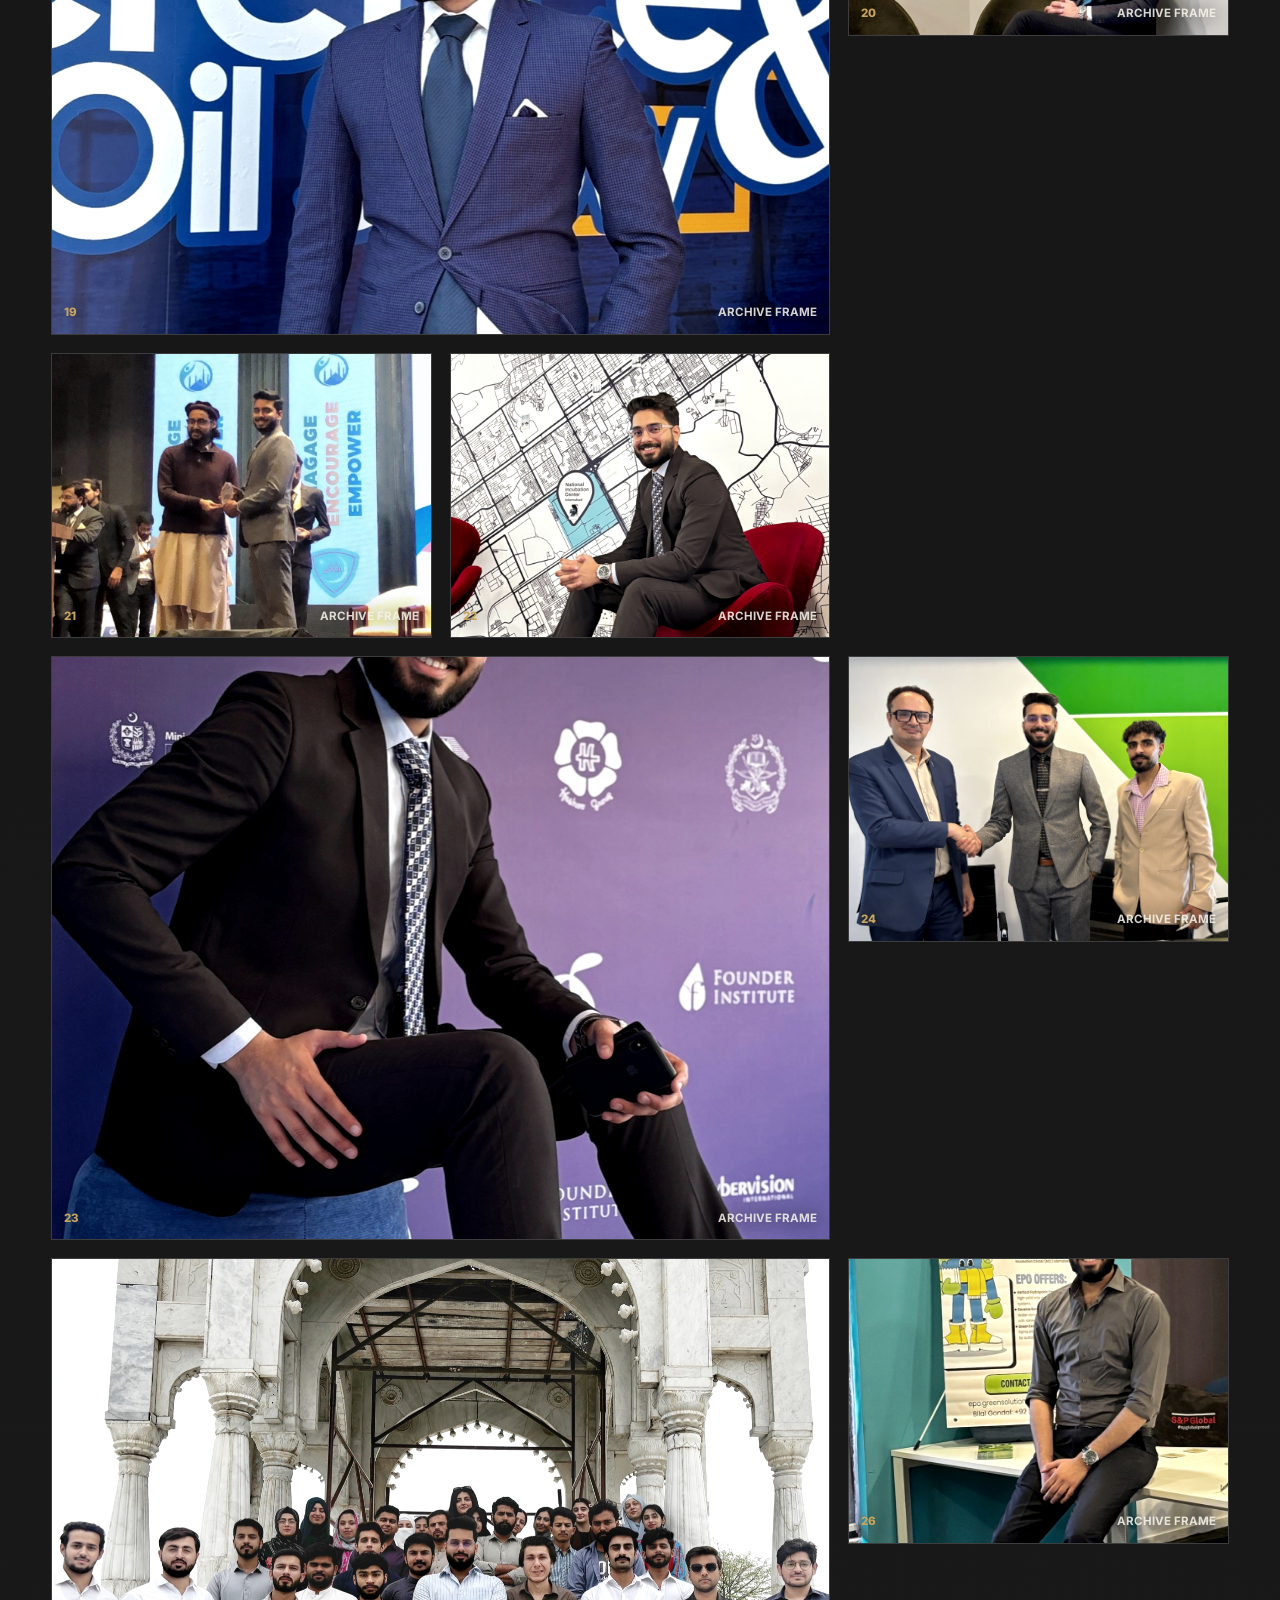
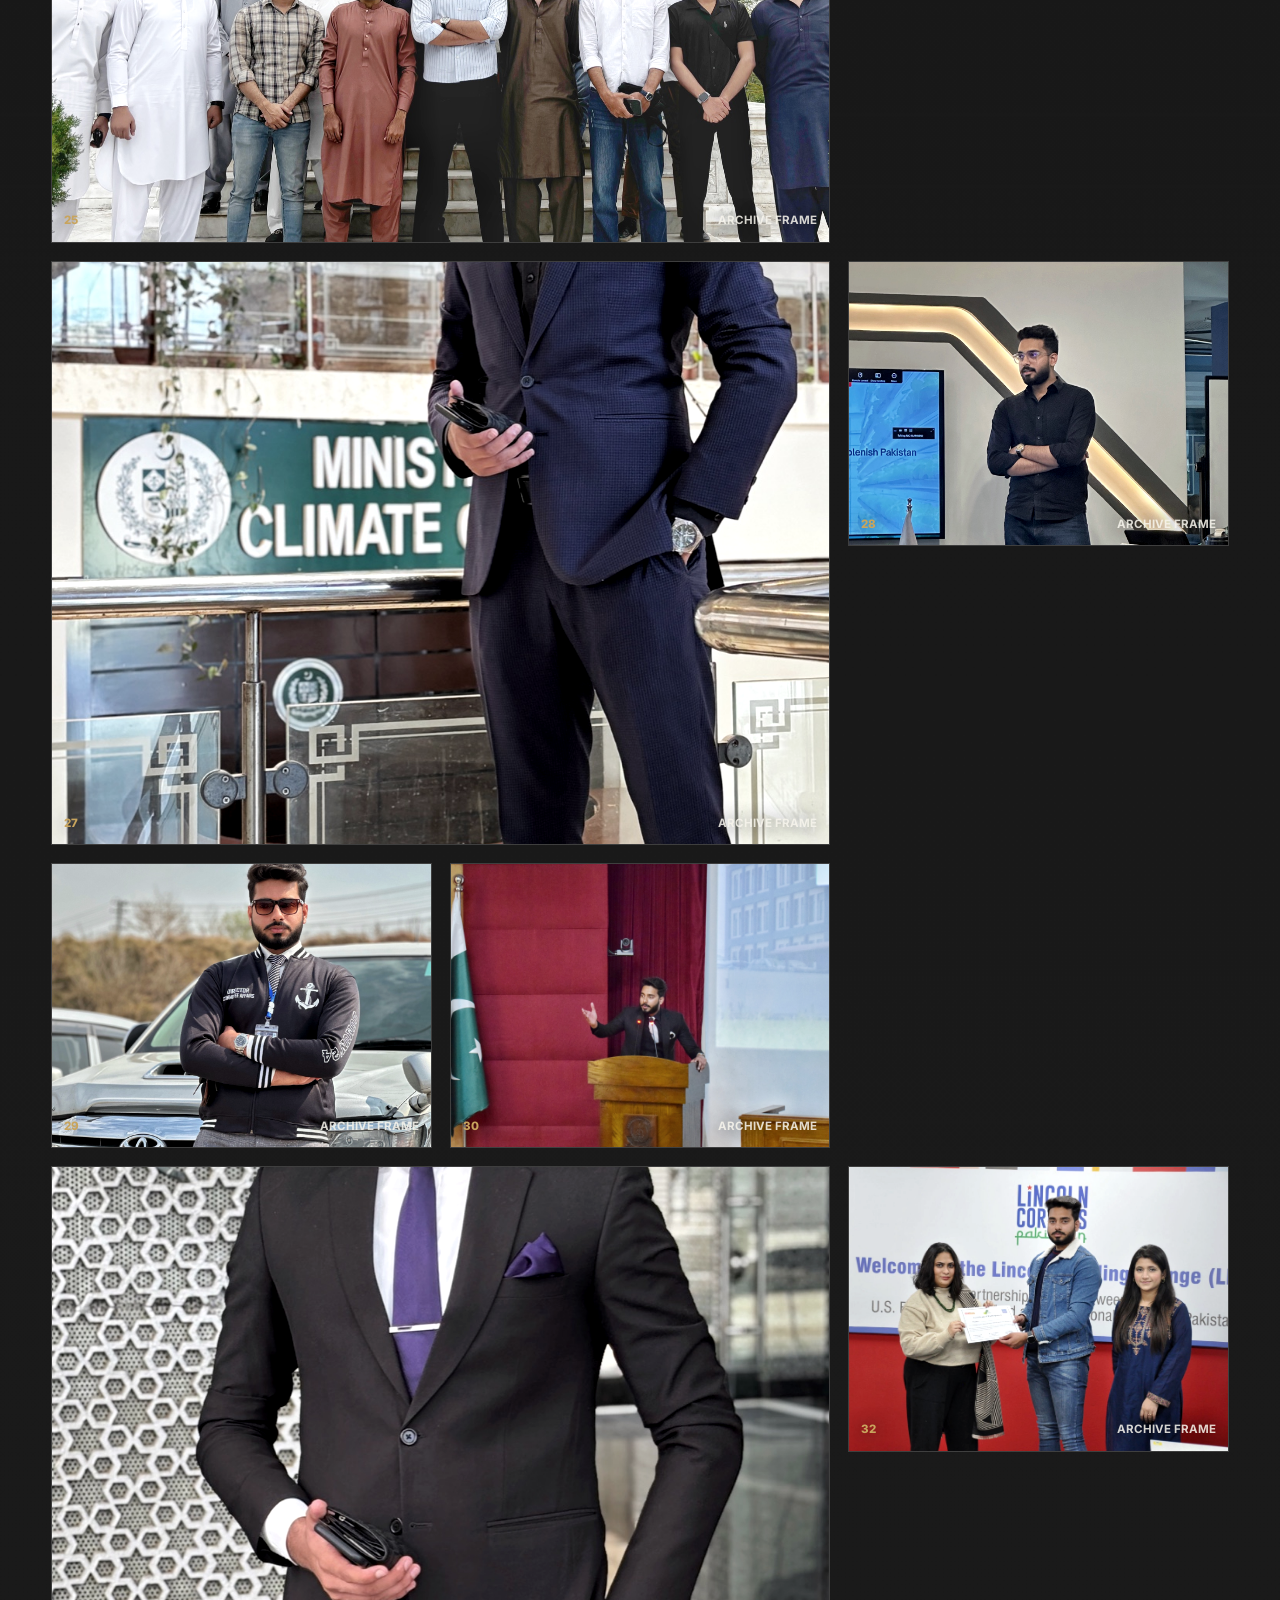
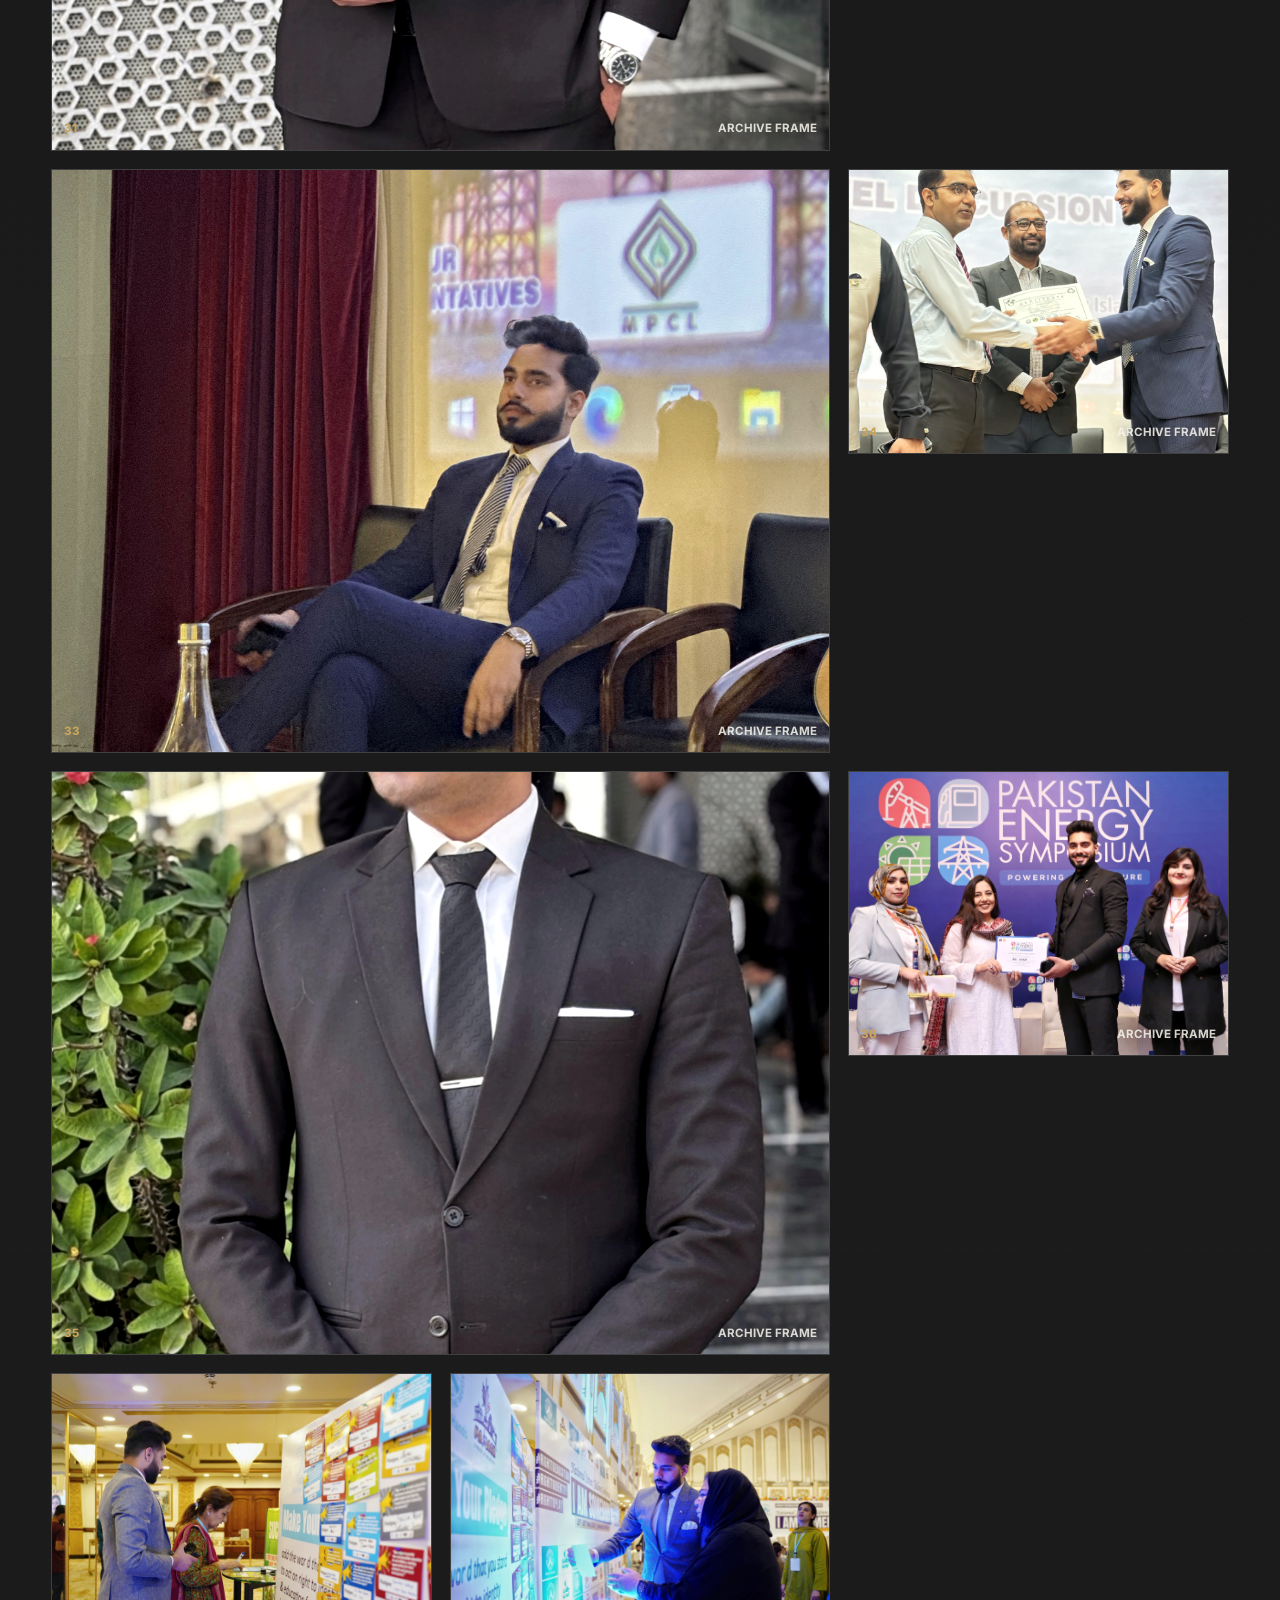
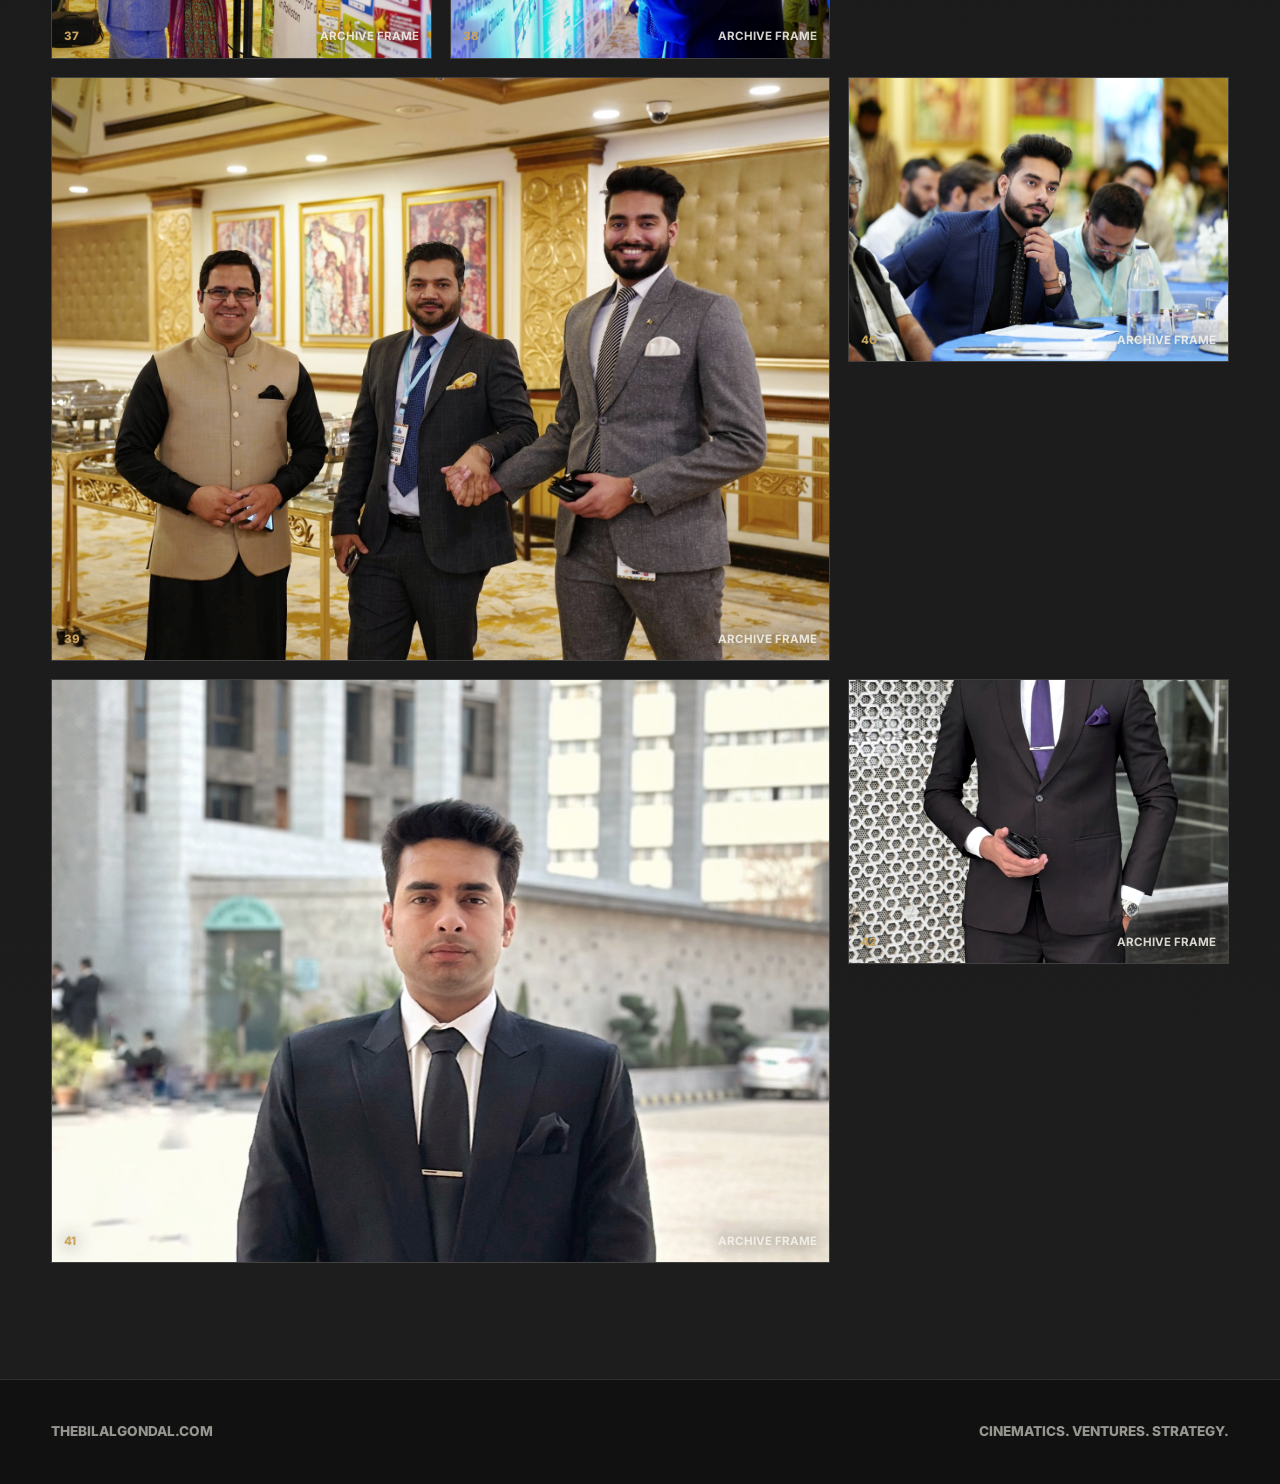
<file: cinematics.html>
<!DOCTYPE html>
<html lang="en">
<head>
  <meta charset="UTF-8">
  <meta name="viewport" content="width=device-width, initial-scale=1.0">
  <meta name="description" content="Cinematics media page for The Bilal Gondal brand.">
  <title>Cinematics | The Bilal Gondal</title>
  <link rel="preconnect" href="https://fonts.googleapis.com">
  <link rel="preconnect" href="https://fonts.gstatic.com" crossorigin>
  <link href="https://fonts.googleapis.com/css2?family=Inter:wght@400;500;600;700;800&family=Playfair+Display:wght@600;700;800&display=swap" rel="stylesheet">
  <link rel="stylesheet" href="styles.css?v=4">
</head>
<body>
  <header class="site-header">
    <a class="brand" href="index.html#home" aria-label="The Bilal Gondal home">
      <span class="brand-mark">BG</span>
      <span>TheBilalGondal.com</span>
    </a>
    <button class="nav-toggle" type="button" aria-label="Open navigation" aria-expanded="false">
      <span></span>
      <span></span>
      <span></span>
    </button>
    <nav class="site-nav" aria-label="Primary navigation">
      <a href="index.html#about">THE ARCHITECT</a>
      <a href="index.html#sales">FRAMEWORKS</a>
      <a href="index.html#books">THE BLUEPRINTS</a>
      <a href="index.html#ventures">Ventures</a>
      <a href="index.html#insights">Insights</a>
      <a href="index.html#law">Legal</a>
      <a href="index.html#achievements">Achievements</a>
      <a href="index.html#contact">Contact</a>
      <a href="cinematics.html">Cinematics</a>
    </nav>
  </header>

  <main class="cinematics-page">
    <section class="section-band cinematics-hero">
      <div class="section-inner">
        <p class="section-kicker">Cinematics</p>
        <h1><span>THE RECORD</span><span>OF FORCE.</span></h1>
        <p class="hero-lede">Media Deployments. Broadcast Intel. Empirical Proof. A brutalist, high-performance media theater documenting the physical and digital footprint of a market disruptor. This is not a portfolio of appearances; it is a weaponized archive of public dominance, calculated maneuvers, and verified professional impact.</p>
      </div>
    </section>

    <section class="section-band cinematic-gallery-section">
      <div class="section-inner cinematic-intro">
        <p class="section-kicker">BG&rsquo;s Media Achieve</p>
        <h2>Documented Presence. Executive Briefings. Strategic Campaigns.</h2>
      </div>
      <div class="section-inner">
        <div class="cinematic-gallery" data-cinematic-gallery aria-live="polite"></div>
      </div>
    </section>
  </main>

  <footer class="site-footer">
    <p>TheBilalGondal.com</p>
    <p>Cinematics. Ventures. Strategy.</p>
  </footer>

  <script src="script.js"></script>
</body>
</html>
</file>
<file: styles.css>
:root {
  --black: #111111;
  --charcoal: #1e1e1e;
  --ink: #f7f4ec;
  --white: #ffffff;
  --muted: #b9b6ad;
  --gold: #c8a45d;
  --gold-soft: rgba(200, 164, 93, 0.18);
  --line: rgba(255, 255, 255, 0.12);
  --panel: rgba(255, 255, 255, 0.045);
  --max: 1180px;
}

* {
  box-sizing: border-box;
}

html {
  scroll-behavior: smooth;
}

body {
  margin: 0;
  background: var(--black);
  color: var(--ink);
  font-family: "Inter", Arial, sans-serif;
  line-height: 1.6;
  overflow-x: hidden;
}

body.nav-open {
  overflow: hidden;
}

a {
  color: inherit;
  text-decoration: none;
}

img {
  display: block;
  max-width: 100%;
}

.site-header {
  position: fixed;
  top: 0;
  left: 0;
  right: 0;
  z-index: 20;
  display: flex;
  align-items: center;
  justify-content: space-between;
  gap: 24px;
  min-height: 76px;
  padding: 16px clamp(20px, 4vw, 56px);
  border-bottom: 1px solid var(--line);
  background: rgba(17, 17, 17, 0.82);
  backdrop-filter: blur(18px);
}

.brand {
  display: inline-flex;
  align-items: center;
  gap: 12px;
  font-size: 0.82rem;
  font-weight: 800;
  letter-spacing: 0;
  text-transform: uppercase;
}

.brand-mark {
  display: grid;
  place-items: center;
  width: 38px;
  height: 38px;
  border: 1px solid var(--gold);
  color: var(--gold);
  font-family: "Playfair Display", Georgia, serif;
  font-size: 0.95rem;
}

.site-nav {
  display: flex;
  align-items: center;
  gap: clamp(9px, 1.12vw, 18px);
  color: rgba(247, 244, 236, 0.78);
  font-size: 0.75rem;
  font-weight: 700;
  text-transform: uppercase;
}

.site-nav a {
  transition: color 180ms ease;
}

.site-nav a:hover {
  color: var(--gold);
}

.nav-toggle {
  display: none;
  width: 42px;
  height: 42px;
  border: 1px solid var(--line);
  background: transparent;
  color: var(--white);
  padding: 10px;
}

.nav-toggle span {
  display: block;
  height: 2px;
  margin: 5px 0;
  background: var(--white);
}

.section-band {
  position: relative;
  padding: clamp(78px, 9vw, 132px) clamp(20px, 4vw, 56px);
  border-bottom: 1px solid var(--line);
}

.section-inner {
  width: min(100%, var(--max));
  margin: 0 auto;
  min-width: 0;
}

.narrow {
  width: min(100%, 870px);
}

.hero {
  min-height: 96vh;
  display: grid;
  grid-template-columns: minmax(0, 1fr) minmax(340px, 520px);
  align-items: center;
  gap: clamp(36px, 6vw, 96px);
  padding-top: 112px;
  overflow: hidden;
}

.hero:before {
  content: "";
  position: absolute;
  inset: 0;
  background:
    linear-gradient(90deg, rgba(17, 17, 17, 0.98) 0%, rgba(17, 17, 17, 0.78) 44%, rgba(17, 17, 17, 0.35) 100%),
    radial-gradient(circle at 20% 25%, rgba(200, 164, 93, 0.12), transparent 34%);
  pointer-events: none;
}

.hero-copy,
.hero-portrait,
.hero-signature {
  position: relative;
  z-index: 1;
}

.eyebrow,
.section-kicker {
  margin: 0 0 16px;
  color: var(--gold);
  font-size: 0.78rem;
  font-weight: 800;
  letter-spacing: 0;
  text-transform: uppercase;
}

h1,
h2,
h3 {
  margin: 0;
  font-family: "Playfair Display", Georgia, serif;
  line-height: 1.02;
  overflow-wrap: anywhere;
}

h1 {
  max-width: 850px;
  font-size: clamp(4rem, 10vw, 9.4rem);
  font-weight: 800;
}

h1 span {
  display: block;
}

h2 {
  max-width: 940px;
  font-size: clamp(2.35rem, 5vw, 5.2rem);
  font-weight: 800;
}

h3 {
  font-size: clamp(1.35rem, 2vw, 2rem);
}

.hero-lede {
  max-width: 720px;
  margin: 28px 0 0;
  color: rgba(247, 244, 236, 0.82);
  font-size: clamp(1.05rem, 2vw, 1.45rem);
  overflow-wrap: anywhere;
}

.hero-actions {
  display: flex;
  flex-wrap: wrap;
  gap: 14px;
  margin-top: 36px;
}

.btn {
  display: inline-flex;
  align-items: center;
  justify-content: center;
  min-height: 48px;
  padding: 13px 20px;
  border: 1px solid var(--gold);
  font-size: 0.82rem;
  font-weight: 800;
  text-transform: uppercase;
}

.btn.primary {
  background: var(--gold);
  color: var(--black);
}

.btn.secondary {
  color: var(--gold);
}

.hero-portrait {
  align-self: end;
  justify-self: center;
  width: min(100%, 460px);
}

.hero-portrait img {
  width: 100%;
  height: min(72vh, 760px);
  object-fit: cover;
  object-position: 50% 20%;
  border: 1px solid rgba(200, 164, 93, 0.42);
  filter: contrast(1.06);
}

.hero-signature {
  position: absolute;
  left: clamp(20px, 4vw, 56px);
  right: clamp(20px, 4vw, 56px);
  bottom: 24px;
  display: flex;
  gap: 18px;
  color: rgba(247, 244, 236, 0.58);
  font-size: 0.82rem;
  font-weight: 800;
  text-transform: uppercase;
}

.statement {
  background: var(--charcoal);
}

.photo-stream {
  overflow: hidden;
  background:
    linear-gradient(180deg, rgba(17, 17, 17, 0.95), rgba(30, 30, 30, 0.94)),
    repeating-linear-gradient(90deg, rgba(200, 164, 93, 0.06) 0 1px, transparent 1px 92px);
}

.photo-stream:before {
  content: "";
  position: absolute;
  inset: 0;
  background:
    linear-gradient(120deg, transparent 0 18%, rgba(200, 164, 93, 0.09) 18% 19%, transparent 19% 100%),
    linear-gradient(60deg, transparent 0 72%, rgba(255, 255, 255, 0.055) 72% 73%, transparent 73% 100%);
  pointer-events: none;
}

.photo-stream-layout {
  position: relative;
  z-index: 1;
  display: grid;
  grid-template-columns: minmax(250px, 0.72fr) minmax(0, 1.28fr);
  align-items: center;
  gap: clamp(32px, 5vw, 72px);
}

.photo-stream-copy h2 {
  font-size: clamp(2.25rem, 4vw, 4.7rem);
}

.photo-slider {
  position: relative;
  min-width: 0;
}

.slider-frame {
  position: relative;
  min-height: clamp(460px, 56vw, 650px);
  border: 1px solid rgba(200, 164, 93, 0.3);
  background:
    linear-gradient(135deg, rgba(255, 255, 255, 0.08), transparent 34%),
    rgba(255, 255, 255, 0.035);
  box-shadow: 0 30px 90px rgba(0, 0, 0, 0.45);
  overflow: hidden;
}

.slider-frame:before,
.slider-frame:after {
  content: "";
  position: absolute;
  inset: 18px;
  border: 1px solid rgba(200, 164, 93, 0.16);
  pointer-events: none;
  z-index: 3;
}

.slider-frame:after {
  inset: auto 22px 22px auto;
  width: 86px;
  height: 86px;
  border-left: 0;
  border-top: 0;
}

.slider-orbit {
  position: absolute;
  inset: 0;
  perspective: 1400px;
}

.slider-photo {
  position: absolute;
  left: 50%;
  top: 50%;
  width: min(46vw, 420px);
  aspect-ratio: 4 / 3;
  margin: 0;
  opacity: 0;
  transform: translate(-50%, -50%) scale(0.72) rotateY(24deg);
  transition: opacity 600ms ease, transform 700ms ease, filter 700ms ease;
  filter: saturate(0.75) contrast(1.12) brightness(0.62);
  will-change: transform, opacity;
}

.slider-photo:before {
  content: attr(data-index);
  position: absolute;
  top: 10px;
  left: 10px;
  z-index: 2;
  display: grid;
  place-items: center;
  width: 38px;
  height: 30px;
  border: 1px solid rgba(200, 164, 93, 0.7);
  background: rgba(17, 17, 17, 0.72);
  color: var(--gold);
  font-size: 0.72rem;
  font-weight: 800;
}

.slider-photo img {
  width: 100%;
  height: 100%;
  object-fit: cover;
  border: 1px solid rgba(247, 244, 236, 0.16);
}

.slider-photo.is-active {
  z-index: 5;
  opacity: 1;
  transform: translate(-50%, -50%) scale(1.08) rotateY(0deg);
  filter: saturate(0.95) contrast(1.08) brightness(0.98);
}

.slider-photo.is-next {
  z-index: 4;
  opacity: 0.74;
  transform: translate(calc(-50% + 190px), calc(-50% + 18px)) scale(0.86) rotateY(-18deg);
}

.slider-photo.is-prev {
  z-index: 4;
  opacity: 0.74;
  transform: translate(calc(-50% - 190px), calc(-50% - 18px)) scale(0.86) rotateY(18deg);
}

.slider-photo.is-far-next {
  z-index: 3;
  opacity: 0.36;
  transform: translate(calc(-50% + 320px), calc(-50% - 46px)) scale(0.66) rotateY(-28deg);
}

.slider-photo.is-far-prev {
  z-index: 3;
  opacity: 0.36;
  transform: translate(calc(-50% - 320px), calc(-50% + 46px)) scale(0.66) rotateY(28deg);
}

.slider-scanline {
  position: absolute;
  inset: 0;
  z-index: 6;
  height: 28%;
  background: linear-gradient(180deg, transparent, rgba(200, 164, 93, 0.13), transparent);
  animation: scanline 4.8s linear infinite;
  pointer-events: none;
  mix-blend-mode: screen;
}

.slider-console {
  display: flex;
  align-items: center;
  justify-content: space-between;
  gap: 18px;
  margin-top: 14px;
  color: rgba(247, 244, 236, 0.62);
  font-size: 0.76rem;
  font-weight: 800;
  text-transform: uppercase;
}

.slider-console strong {
  color: var(--gold);
}

@keyframes scanline {
  0% {
    transform: translateY(-110%);
  }

  100% {
    transform: translateY(370%);
  }
}

.statement p:not(.section-kicker),
.section-heading p,
.law-layout p,
.legacy-section p,
.contact-layout p {
  color: rgba(247, 244, 236, 0.76);
  font-size: 1.05rem;
}

.statement p:not(.section-kicker) {
  max-width: 760px;
}

.split-section {
  background:
    linear-gradient(180deg, rgba(30, 30, 30, 0.82), rgba(17, 17, 17, 1));
}

.section-heading {
  display: grid;
  gap: 18px;
  margin-bottom: 48px;
}

.section-heading.wide {
  grid-template-columns: 1fr minmax(280px, 430px);
  align-items: end;
}

.bio-grid,
.case-grid,
.books-grid,
.insight-grid,
.metrics-grid,
.contact-layout {
  display: grid;
  gap: 22px;
}

.bio-grid {
  grid-template-columns: repeat(2, minmax(0, 1fr));
}

.bio-grid article,
.case-grid article,
.insight-grid article,
.law-panel,
.coming-soon {
  border: 1px solid var(--line);
  background: var(--panel);
  padding: clamp(22px, 3vw, 34px);
}

.article-number {
  display: block;
  margin-bottom: 22px;
  color: var(--gold);
  font-weight: 800;
}

.bio-grid p,
.timeline li,
.case-grid p,
.book p,
.coming-soon p {
  color: rgba(247, 244, 236, 0.72);
}

.role-list,
.law-panel ul,
.timeline ul {
  margin: 18px 0 0;
  padding-left: 20px;
  color: rgba(247, 244, 236, 0.78);
}

.principles {
  display: grid;
  grid-template-columns: 0.82fr 1.18fr;
  gap: 28px;
  margin-top: 24px;
  padding: clamp(24px, 4vw, 42px);
  border: 1px solid rgba(200, 164, 93, 0.42);
  background: linear-gradient(135deg, rgba(200, 164, 93, 0.14), rgba(255, 255, 255, 0.035));
}

.principles ol {
  display: grid;
  grid-template-columns: repeat(2, minmax(0, 1fr));
  gap: 12px;
  margin: 0;
  padding-left: 22px;
  color: var(--white);
  font-weight: 700;
}

.sales-section {
  background: #151515;
}

.timeline {
  display: grid;
  gap: 0;
  border-top: 1px solid var(--line);
}

.timeline article {
  display: grid;
  grid-template-columns: 180px 1fr;
  gap: 28px;
  padding: 30px 0;
  border-bottom: 1px solid var(--line);
}

.timeline time,
.company,
.meta {
  color: var(--gold);
  font-size: 0.82rem;
  font-weight: 800;
  text-transform: uppercase;
}

.company {
  margin: 0 0 8px;
}

.expertise-grid {
  display: grid;
  grid-template-columns: repeat(4, minmax(0, 1fr));
  gap: 12px;
  margin: 38px 0;
}

.expertise-grid span {
  min-height: 78px;
  display: grid;
  place-items: center;
  padding: 18px;
  border: 1px solid rgba(200, 164, 93, 0.28);
  background: rgba(200, 164, 93, 0.08);
  color: var(--white);
  font-weight: 800;
  text-align: center;
}

.case-grid {
  grid-template-columns: repeat(3, minmax(0, 1fr));
}

.law-section {
  background: linear-gradient(135deg, #111111 0%, #202020 100%);
}

.law-layout {
  display: grid;
  grid-template-columns: minmax(0, 1.1fr) minmax(280px, 0.62fr);
  gap: clamp(30px, 6vw, 76px);
  align-items: center;
}

.law-panel li + li {
  margin-top: 10px;
}

.books-section {
  background: var(--charcoal);
}

.books-grid {
  grid-template-columns: repeat(2, minmax(0, 1fr));
}

.book {
  display: grid;
  grid-template-columns: 168px 1fr;
  gap: 24px;
  padding: 24px;
  border: 1px solid var(--line);
}

.book-cover {
  min-height: 242px;
  display: flex;
  flex-direction: column;
  justify-content: space-between;
  padding: 18px;
  border: 1px solid rgba(200, 164, 93, 0.5);
  background:
    linear-gradient(160deg, rgba(200, 164, 93, 0.24), rgba(0, 0, 0, 0.2)),
    #121212;
}

.book-cover.alternate {
  background:
    linear-gradient(160deg, rgba(255, 255, 255, 0.12), rgba(200, 164, 93, 0.18)),
    #111111;
}

.book-cover span {
  color: var(--gold);
  font-size: 0.72rem;
  font-weight: 800;
  text-transform: uppercase;
}

.book-cover strong {
  font-family: "Playfair Display", Georgia, serif;
  font-size: 1.45rem;
  line-height: 1.08;
}

.book a {
  color: var(--gold);
  font-weight: 800;
  text-transform: uppercase;
}

.coming-soon {
  display: grid;
  grid-template-columns: 160px 190px 1fr;
  align-items: center;
  gap: 22px;
  margin-top: 22px;
}

.coming-soon span {
  color: var(--muted);
  font-weight: 800;
  text-transform: uppercase;
}

.coming-soon strong {
  color: var(--gold);
  font-family: "Playfair Display", Georgia, serif;
  font-size: 2rem;
}

.venture-table {
  border-top: 1px solid var(--line);
}

.venture-table > div {
  display: grid;
  grid-template-columns: 1.15fr 0.8fr 0.45fr 0.75fr 1.45fr;
  gap: 16px;
  padding: 20px 0;
  border-bottom: 1px solid var(--line);
  color: rgba(247, 244, 236, 0.76);
}

.venture-table .table-head {
  color: var(--gold);
  font-size: 0.78rem;
  font-weight: 800;
  text-transform: uppercase;
}

.insights-section {
  background: #151515;
}

.cinematics-section,
.cinematics-hero {
  background:
    linear-gradient(135deg, rgba(200, 164, 93, 0.12), transparent 42%),
    #111111;
}

.cinematics-page .site-header + main {
  padding-top: 0;
}

.cinematics-hero {
  min-height: 74vh;
  display: flex;
  align-items: center;
  padding-top: 120px;
}

.cinematics-hero h1 {
  font-size: clamp(4rem, 11vw, 10rem);
}

.media-lab {
  background: var(--charcoal);
}

.media-layout {
  display: grid;
  grid-template-columns: minmax(0, 0.9fr) minmax(320px, 0.72fr);
  gap: clamp(30px, 6vw, 76px);
  align-items: start;
  margin-bottom: 34px;
}

.media-note {
  max-width: 720px;
  color: rgba(247, 244, 236, 0.76);
  font-size: 1.05rem;
}

.upload-panel {
  display: grid;
  gap: 16px;
  padding: 28px;
  border: 1px solid var(--line);
  background: rgba(17, 17, 17, 0.42);
}

.upload-drop {
  display: grid;
  gap: 12px;
  min-height: 260px;
  place-items: center;
  padding: 24px;
  border: 1px dashed rgba(200, 164, 93, 0.55);
  background: rgba(200, 164, 93, 0.07);
  text-align: center;
  cursor: pointer;
}

.upload-drop input {
  width: 100%;
  max-width: 250px;
  color: rgba(247, 244, 236, 0.72);
}

.upload-drop span,
.upload-drop small {
  color: var(--gold);
  font-size: 0.78rem;
  font-weight: 800;
  text-transform: uppercase;
}

.upload-drop strong {
  font-family: "Playfair Display", Georgia, serif;
  font-size: clamp(1.5rem, 3vw, 2.35rem);
  line-height: 1.08;
}

.upload-actions {
  display: flex;
  flex-wrap: wrap;
  gap: 12px;
}

.media-grid {
  display: grid;
  grid-template-columns: repeat(3, minmax(0, 1fr));
  gap: 22px;
}

.media-placeholder,
.media-item {
  min-height: 280px;
  display: flex;
  flex-direction: column;
  justify-content: space-between;
  padding: clamp(22px, 3vw, 34px);
  border: 1px solid var(--line);
  background: var(--panel);
}

.media-placeholder span,
.media-item span {
  color: var(--gold);
  font-weight: 800;
}

.media-placeholder p,
.media-item p {
  color: rgba(247, 244, 236, 0.72);
}

.media-item img,
.media-item video {
  width: 100%;
  aspect-ratio: 16 / 10;
  object-fit: cover;
  border: 1px solid rgba(255, 255, 255, 0.12);
  background: #0b0b0b;
}

.media-item h3 {
  margin-top: 16px;
  overflow-wrap: anywhere;
}

.cinematic-gallery-section {
  background:
    linear-gradient(180deg, rgba(17, 17, 17, 0.98), rgba(30, 30, 30, 0.92)),
    repeating-linear-gradient(0deg, rgba(255, 255, 255, 0.035) 0 1px, transparent 1px 72px);
}

.cinematic-intro {
  margin-bottom: clamp(34px, 5vw, 64px);
}

.cinematic-gallery {
  display: grid;
  grid-template-columns: repeat(3, minmax(0, 1fr));
  gap: clamp(10px, 1.5vw, 18px);
}

.cinematic-tile {
  position: relative;
  margin: 0;
  overflow: hidden;
  aspect-ratio: 4 / 3;
  border: 1px solid rgba(255, 255, 255, 0.12);
  background: var(--panel);
}

.cinematic-tile.feature {
  grid-column: span 2;
}

.cinematic-tile.tall {
  grid-column: span 1;
}

.cinematic-tile.wide {
  grid-column: span 2;
}

.cinematic-tile.compact {
  grid-column: span 1;
}

.cinematic-tile img {
  width: 100%;
  height: 100%;
  object-fit: cover;
  filter: saturate(0.82) contrast(1.08);
  transform: scale(1.01);
  transition: transform 500ms ease, filter 500ms ease;
}

.cinematic-tile:hover img {
  filter: saturate(1) contrast(1.12);
  transform: scale(1.055);
}

.cinematic-tile figcaption {
  position: absolute;
  left: 12px;
  right: 12px;
  bottom: 12px;
  display: flex;
  align-items: center;
  justify-content: space-between;
  gap: 10px;
  color: rgba(247, 244, 236, 0.86);
  font-size: 0.72rem;
  font-weight: 800;
  text-shadow: 0 1px 18px rgba(0, 0, 0, 0.8);
  text-transform: uppercase;
}

.cinematic-tile figcaption span {
  color: var(--gold);
}

.insight-grid {
  grid-template-columns: repeat(3, minmax(0, 1fr));
}

.insight-grid article {
  min-height: 210px;
  display: flex;
  flex-direction: column;
  justify-content: space-between;
}

.insight-grid span {
  color: var(--gold);
  font-size: 0.78rem;
  font-weight: 800;
  text-transform: uppercase;
}

.metrics-grid {
  grid-template-columns: repeat(3, minmax(0, 1fr));
}

.metrics-grid div {
  min-height: 178px;
  display: flex;
  flex-direction: column;
  justify-content: space-between;
  padding: 26px;
  border-top: 1px solid var(--gold);
  background: rgba(255, 255, 255, 0.035);
}

.metrics-grid strong {
  color: var(--white);
  font-family: "Playfair Display", Georgia, serif;
  font-size: clamp(2.5rem, 5vw, 4.8rem);
  line-height: 1;
}

.metrics-grid span {
  color: rgba(247, 244, 236, 0.68);
  font-weight: 800;
  text-transform: uppercase;
}

.legacy-section {
  background:
    linear-gradient(rgba(17, 17, 17, 0.76), rgba(17, 17, 17, 0.96)),
    linear-gradient(135deg, rgba(200, 164, 93, 0.18), transparent 44%);
  text-align: center;
}

.legacy-section p {
  margin-left: auto;
  margin-right: auto;
  max-width: 760px;
}

.contact-section {
  background: var(--charcoal);
}

.contact-layout {
  grid-template-columns: minmax(0, 0.9fr) minmax(320px, 0.72fr);
  align-items: start;
}

.contact-form {
  display: grid;
  gap: 16px;
  padding: 28px;
  border: 1px solid var(--line);
  background: rgba(17, 17, 17, 0.42);
}

.contact-form label {
  display: grid;
  gap: 7px;
}

.contact-form span {
  color: var(--gold);
  font-size: 0.78rem;
  font-weight: 800;
  text-transform: uppercase;
}

.contact-form input,
.contact-form textarea {
  width: 100%;
  border: 1px solid rgba(255, 255, 255, 0.16);
  background: #101010;
  color: var(--white);
  font: inherit;
  padding: 13px 14px;
}

.contact-form textarea {
  resize: vertical;
}

.site-footer {
  display: flex;
  justify-content: space-between;
  gap: 20px;
  padding: 28px clamp(20px, 4vw, 56px);
  color: rgba(247, 244, 236, 0.58);
  font-size: 0.85rem;
  font-weight: 800;
  text-transform: uppercase;
}

@media (max-width: 980px) {
  .nav-toggle {
    display: block;
  }

  .site-nav {
    position: fixed;
    top: 76px;
    left: 0;
    right: 0;
    display: none;
    flex-direction: column;
    align-items: stretch;
    gap: 0;
    padding: 12px 20px 24px;
    background: rgba(17, 17, 17, 0.98);
    border-bottom: 1px solid var(--line);
  }

  .site-nav a {
    padding: 14px 0;
    border-bottom: 1px solid var(--line);
  }

  body.nav-open .site-nav {
    display: flex;
  }

  .hero,
  .section-heading.wide,
  .bio-grid,
  .principles,
  .law-layout,
  .books-grid,
  .media-layout,
  .photo-stream-layout,
  .contact-layout {
    grid-template-columns: 1fr;
  }

  .hero {
    padding-top: 118px;
  }

  .hero-portrait {
    justify-self: start;
    width: min(100%, 380px);
  }

  .hero-portrait img {
    height: 520px;
  }

  .photo-stream-copy {
    max-width: 720px;
  }

  .slider-frame {
    min-height: 500px;
  }

  .slider-photo {
    width: min(64vw, 420px);
  }

  .slider-photo.is-next {
    transform: translate(calc(-50% + 142px), calc(-50% + 18px)) scale(0.82) rotateY(-16deg);
  }

  .slider-photo.is-prev {
    transform: translate(calc(-50% - 142px), calc(-50% - 18px)) scale(0.82) rotateY(16deg);
  }

  .slider-photo.is-far-next,
  .slider-photo.is-far-prev {
    opacity: 0.18;
  }

  .cinematic-gallery {
    grid-template-columns: repeat(2, minmax(0, 1fr));
  }

  .cinematic-tile,
  .cinematic-tile.compact {
    grid-column: span 1;
  }

  .cinematic-tile.feature,
  .cinematic-tile.wide {
    grid-column: span 2;
  }

  .cinematic-tile.tall {
    grid-column: span 1;
  }

  .expertise-grid,
  .case-grid,
  .insight-grid,
  .media-grid,
  .metrics-grid {
    grid-template-columns: repeat(2, minmax(0, 1fr));
  }

  .book,
  .coming-soon {
    grid-template-columns: 1fr;
  }

  .book-cover {
    width: 180px;
  }

  .cinematics-page .hero-lede,
  .cinematics-page .media-note {
    max-width: min(100%, 260px);
    font-size: 1rem;
  }

  .cinematics-hero h1 {
    font-size: clamp(3.3rem, 14vw, 4rem);
  }

  .venture-table {
    display: grid;
    gap: 18px;
    border-top: 0;
  }

  .venture-table > div {
    grid-template-columns: 1fr;
    gap: 6px;
    padding: 18px;
    border: 1px solid var(--line);
  }

  .venture-table .table-head {
    display: none;
  }
}

@media (max-width: 640px) {
  .brand span:last-child {
    display: none;
  }

  .section-band {
    padding: 70px 18px;
  }

  .hero {
    display: block;
    min-height: auto;
    padding-top: 108px;
  }

  h1 {
    width: 100%;
    max-width: 100%;
    font-size: clamp(3.05rem, 15vw, 4rem);
  }

  h2 {
    font-size: clamp(2rem, 11vw, 2.7rem);
  }

  .cinematics-hero h1 {
    font-size: clamp(3.3rem, 14vw, 4rem);
  }

  .cinematics-page .hero-lede,
  .cinematics-page .media-note {
    max-width: calc(100vw - 64px);
  }

  .hero-copy {
    min-width: 0;
    width: 100%;
    max-width: 100%;
  }

  .hero-lede {
    max-width: 100%;
  }

  .hero-actions,
  .site-footer,
  .hero-signature {
    flex-direction: column;
  }

  .hero-signature {
    position: static;
    margin-top: 26px;
  }

  .hero-portrait img {
    height: 420px;
  }

  .hero-portrait {
    width: 100%;
    max-width: 330px;
    margin: 52px auto 0;
  }

  .photo-stream-layout {
    gap: 28px;
  }

  .slider-frame {
    min-height: 360px;
  }

  .slider-photo {
    width: min(74vw, 310px);
  }

  .slider-photo.is-active {
    transform: translate(-50%, -50%) scale(1);
  }

  .slider-photo.is-next {
    transform: translate(calc(-50% + 92px), calc(-50% + 18px)) scale(0.72) rotateY(-14deg);
  }

  .slider-photo.is-prev {
    transform: translate(calc(-50% - 92px), calc(-50% - 18px)) scale(0.72) rotateY(14deg);
  }

  .slider-photo.is-far-next,
  .slider-photo.is-far-prev {
    opacity: 0;
  }

  .slider-console {
    align-items: flex-start;
    flex-direction: column;
  }

  .cinematic-gallery {
    grid-template-columns: repeat(2, minmax(0, 1fr));
  }

  .cinematic-tile,
  .cinematic-tile.feature,
  .cinematic-tile.tall,
  .cinematic-tile.wide,
  .cinematic-tile.compact {
    grid-column: span 1;
  }

  .cinematic-tile.feature,
  .cinematic-tile.wide {
    grid-column: span 2;
  }

  .timeline article {
    grid-template-columns: 1fr;
    gap: 8px;
  }

  .expertise-grid,
  .case-grid,
  .insight-grid,
  .media-grid,
  .metrics-grid,
  .principles ol {
    grid-template-columns: 1fr;
  }

  .btn {
    width: 100%;
  }
}
</file>
